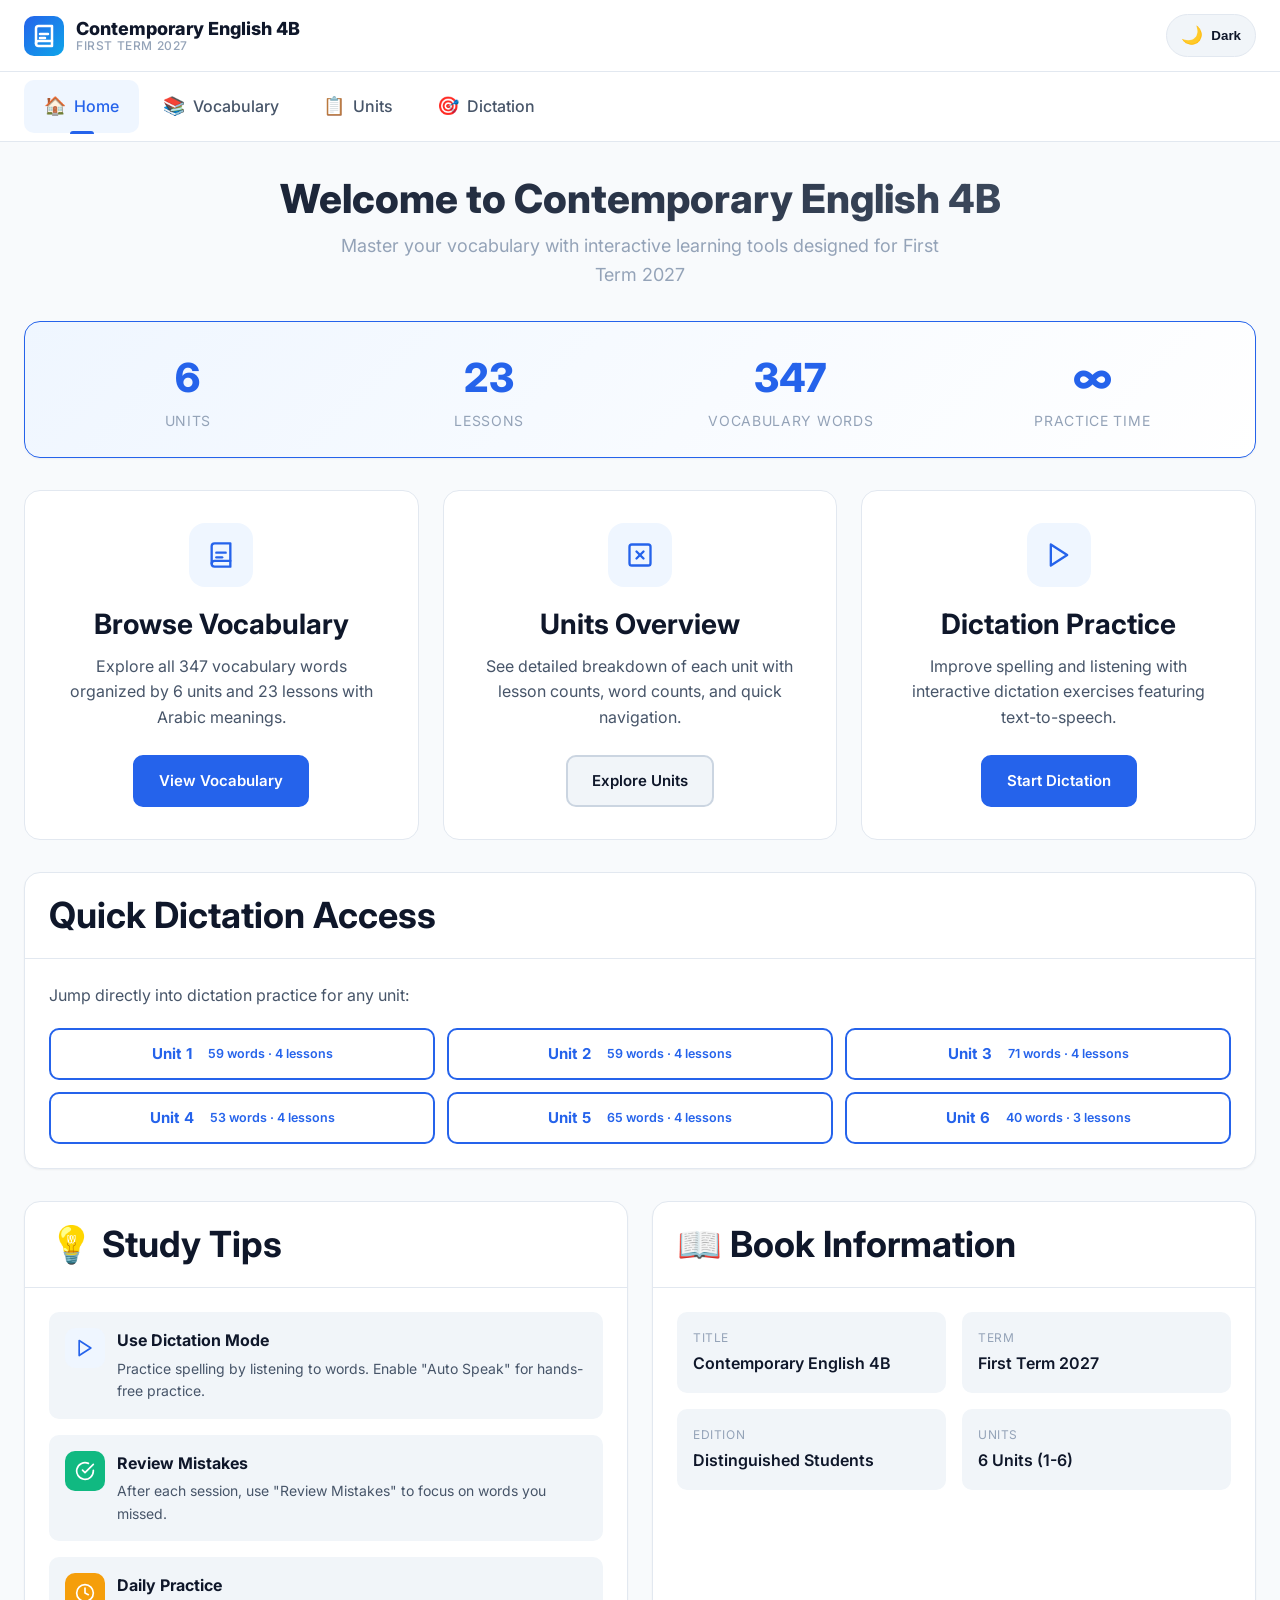
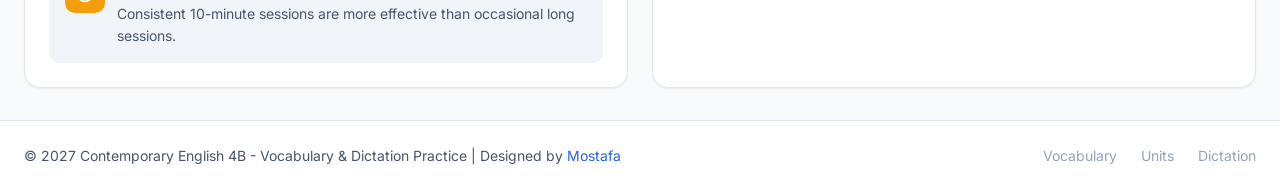
<file: index.html>
<!DOCTYPE html>
<html lang="en" dir="ltr">
<head>
    <meta charset="UTF-8">
    <meta name="viewport" content="width=device-width, initial-scale=1.0">
    <meta name="description" content="Contemporary English 4B - Vocabulary and Dictation Practice for First Term 2027">
    <title>Contemporary English 4B - Vocabulary & Dictation</title>
    <link rel="icon" href="favicon.svg">
    <link rel="preconnect" href="https://fonts.googleapis.com">
    <link rel="preconnect" href="https://fonts.gstatic.com" crossorigin>
    <link href="https://fonts.googleapis.com/css2?family=Inter:wght@400;500;600;700;800&family=JetBrains+Mono:wght@400;500&display=swap" rel="stylesheet">
    <link rel="stylesheet" href="styles.css">
    <script>
        (function() {
            const savedTheme = localStorage.getItem('themePreference');
            const prefersDark = window.matchMedia('(prefers-color-scheme: dark)').matches;
            const theme = savedTheme || (prefersDark ? 'dark' : 'light');
            document.documentElement.setAttribute('data-theme', theme);
        })();
    </script>
</head>
<body>
    <header class="header">
        <div class="container header-inner">
            <a href="index.html" class="logo" aria-label="Contemporary English 4B - Home">
                <span class="logo-icon" aria-hidden="true">
                    <svg width="24" height="24" viewBox="0 0 24 24" fill="none" stroke="currentColor" stroke-width="2.5" stroke-linecap="round" stroke-linejoin="round">
                        <path d="M4 19.5A2.5 2.5 0 0 1 6.5 17H20"/>
                        <path d="M6.5 2H20v20H6.5A2.5 2.5 0 0 1 4 19.5v-15A2.5 2.5 0 0 1 6.5 2z"/>
                        <path d="M8 10h8"/>
                        <path d="M8 14h5"/>
                    </svg>
                </span>
                <div class="logo-text">
                    <span class="logo-main">Contemporary English 4B</span>
                    <span class="logo-sub">First Term 2027</span>
                </div>
            </a>
            <div class="header-actions">
                <button type="button" class="theme-toggle" id="theme-toggle" aria-label="Toggle theme" aria-pressed="false">
                    <span aria-hidden="true">🌙</span>
                    <span>Dark</span>
                </button>
            </div>
        </div>
    </header>

    <nav class="main-nav" role="navigation" aria-label="Main navigation">
        <div class="container">
            <ul class="nav-list" role="list">
                <li class="nav-item"><a href="index.html" class="nav-link active"><span class="nav-icon" aria-hidden="true">🏠</span>Home</a></li>
                <li class="nav-item"><a href="vocabulary.html" class="nav-link"><span class="nav-icon" aria-hidden="true">📚</span>Vocabulary</a></li>
                <li class="nav-item"><a href="units.html" class="nav-link"><span class="nav-icon" aria-hidden="true">📋</span>Units</a></li>
                <li class="nav-item"><a href="dictation.html" class="nav-link"><span class="nav-icon" aria-hidden="true">🎯</span>Dictation</a></li>
            </ul>
        </div>
    </nav>

    <main class="main-content" role="main">
        <div class="container">
            <header class="page-header">
                <h1 class="page-title">Welcome to Contemporary English 4B</h1>
                <p class="page-subtitle">Master your vocabulary with interactive learning tools designed for First Term 2027</p>
            </header>

            <!-- Hero Stats -->
            <section class="card hero-stats">
                <div class="card-body stats-grid">
                    <div class="stat-item">
                        <div class="stat-value" id="stat-units">6</div>
                        <div class="stat-label">Units</div>
                    </div>
                    <div class="stat-item">
                        <div class="stat-value" id="stat-lessons">23</div>
                        <div class="stat-label">Lessons</div>
                    </div>
                    <div class="stat-item">
                        <div class="stat-value" id="stat-words">347</div>
                        <div class="stat-label">Vocabulary Words</div>
                    </div>
                    <div class="stat-item">
                        <div class="stat-value" id="stat-hours">∞</div>
                        <div class="stat-label">Practice Time</div>
                    </div>
                </div>
            </section>

            <!-- Feature Cards -->
            <section class="features">
                <article class="feature-card">
                    <div class="feature-icon" aria-hidden="true">
                        <svg width="28" height="28" viewBox="0 0 24 24" fill="none" stroke="currentColor" stroke-width="2" stroke-linecap="round" stroke-linejoin="round">
                            <path d="M4 19.5A2.5 2.5 0 0 1 6.5 17H20"></path>
                            <path d="M6.5 2H20v20H6.5A2.5 2.5 0 0 1 4 19.5v-15A2.5 2.5 0 0 1 6.5 2z"></path>
                            <path d="M8 10h8"></path>
                            <path d="M8 14h5"></path>
                        </svg>
                    </div>
                    <h3>Browse Vocabulary</h3>
                    <p>Explore all 347 vocabulary words organized by 6 units and 23 lessons with Arabic meanings.</p>
                    <a href="vocabulary.html" class="btn btn-primary">View Vocabulary</a>
                </article>
                <article class="feature-card">
                    <div class="feature-icon" aria-hidden="true">
                        <svg width="28" height="28" viewBox="0 0 24 24" fill="none" stroke="currentColor" stroke-width="2" stroke-linecap="round" stroke-linejoin="round">
                            <rect x="3" y="3" width="18" height="18" rx="2" ry="2"></rect>
                            <line x1="9" y1="9" x2="15" y2="15"></line>
                            <line x1="15" y1="9" x2="9" y2="15"></line>
                        </svg>
                    </div>
                    <h3>Units Overview</h3>
                    <p>See detailed breakdown of each unit with lesson counts, word counts, and quick navigation.</p>
                    <a href="units.html" class="btn btn-secondary">Explore Units</a>
                </article>
                <article class="feature-card">
                    <div class="feature-icon" aria-hidden="true">
                        <svg width="28" height="28" viewBox="0 0 24 24" fill="none" stroke="currentColor" stroke-width="2" stroke-linecap="round" stroke-linejoin="round">
                            <polygon points="5 3 19 12 5 21 5 3"></polygon>
                        </svg>
                    </div>
                    <h3>Dictation Practice</h3>
                    <p>Improve spelling and listening with interactive dictation exercises featuring text-to-speech.</p>
                    <a href="dictation.html" class="btn btn-primary">Start Dictation</a>
                </article>
            </section>

            <!-- Quick Dictation Access -->
            <section class="card quick-dictation-section">
                <div class="card-header">
                    <h2>Quick Dictation Access</h2>
                </div>
                <div class="card-body">
                    <p class="section-description">Jump directly into dictation practice for any unit:</p>
                    <div class="grid grid-3 quick-dictation-grid" id="quick-dictation-units"></div>
                </div>
            </section>

            <!-- Recent Activity / Tips -->
            <section class="tips-info-section">
                <article class="card">
                    <div class="card-header">
                        <h2>💡 Study Tips</h2>
                    </div>
                    <div class="card-body">
                        <div class="tip-item">
                            <div class="tip-icon tip-icon-primary">
                                <svg width="20" height="20" viewBox="0 0 24 24" fill="none" stroke="currentColor" stroke-width="2" stroke-linecap="round" stroke-linejoin="round"><polygon points="5 3 19 12 5 21 5 3"></polygon></svg>
                            </div>
                            <div class="tip-content">
                                <strong>Use Dictation Mode</strong>
                                <p>Practice spelling by listening to words. Enable "Auto Speak" for hands-free practice.</p>
                            </div>
                        </div>
                        <div class="tip-item">
                            <div class="tip-icon tip-icon-success">
                                <svg width="20" height="20" viewBox="0 0 24 24" fill="none" stroke="currentColor" stroke-width="2" stroke-linecap="round" stroke-linejoin="round"><path d="M22 11.08V12a10 10 0 1 1-5.93-9.14"></path><polyline points="22 4 12 14.01 9 11.01"></polyline></svg>
                            </div>
                            <div class="tip-content">
                                <strong>Review Mistakes</strong>
                                <p>After each session, use "Review Mistakes" to focus on words you missed.</p>
                            </div>
                        </div>
                        <div class="tip-item">
                            <div class="tip-icon tip-icon-accent">
                                <svg width="20" height="20" viewBox="0 0 24 24" fill="none" stroke="currentColor" stroke-width="2" stroke-linecap="round" stroke-linejoin="round"><circle cx="12" cy="12" r="10"></circle><polyline points="12 6 12 12 16 14"></polyline></svg>
                            </div>
                            <div class="tip-content">
                                <strong>Daily Practice</strong>
                                <p>Consistent 10-minute sessions are more effective than occasional long sessions.</p>
                            </div>
                        </div>
                    </div>
                </article>
                <article class="card">
                    <div class="card-header">
                        <h2>📖 Book Information</h2>
                    </div>
                    <div class="card-body book-info-grid">
                        <div class="info-item">
                            <div class="info-label">Title</div>
                            <div class="info-value">Contemporary English 4B</div>
                        </div>
                        <div class="info-item">
                            <div class="info-label">Term</div>
                            <div class="info-value">First Term 2027</div>
                        </div>
                        <div class="info-item">
                            <div class="info-label">Edition</div>
                            <div class="info-value">Distinguished Students</div>
                        </div>
                        <div class="info-item">
                            <div class="info-label">Units</div>
                            <div class="info-value">6 Units (1-6)</div>
                        </div>
                    </div>
                </article>
            </section>
        </div>
    </main>

    <script>
        document.addEventListener('DOMContentLoaded', function() {
            const root = document.documentElement;
            const toggle = document.getElementById('theme-toggle');

            function updateThemeButton() {
                const isDark = root.getAttribute('data-theme') === 'dark';
                toggle.innerHTML = isDark
                    ? '<span aria-hidden="true">☀️</span><span>Light</span>'
                    : '<span aria-hidden="true">🌙</span><span>Dark</span>';
                toggle.setAttribute('aria-pressed', String(isDark));
            }

            updateThemeButton();
            toggle.addEventListener('click', function() {
                const nextTheme = root.getAttribute('data-theme') === 'dark' ? 'light' : 'dark';
                root.setAttribute('data-theme', nextTheme);
                localStorage.setItem('themePreference', nextTheme);
                updateThemeButton();
            });
        });
    </script>
    

    <footer class="footer">
        <div class="container footer-inner">
            <p>&copy; 2027 Contemporary English 4B - Vocabulary & Dictation Practice | Designed by <a href="https://mostafa-bot1.github.io/personal/">Mostafa</a></p>
             
            <div class="footer-links">
                <a href="vocabulary.html">Vocabulary</a>
                <a href="units.html">Units</a>
                <a href="dictation.html">Dictation</a>
            </div>
        </div>
    </footer>

    <script src="vocab-data.js"></script>
    <script>
        // Initialize stats and quick dictation on home page
        document.addEventListener('DOMContentLoaded', function() {
            // Update stats
            const summary = getAllUnitsSummary();
            const totalUnits = summary.length;
            const totalLessons = summary.reduce((sum, u) => sum + u.lessonCount, 0);
            const totalWords = summary.reduce((sum, u) => sum + u.totalWords, 0);
            
            document.getElementById('stat-units').textContent = totalUnits;
            document.getElementById('stat-lessons').textContent = totalLessons;
            document.getElementById('stat-words').textContent = totalWords;
            
            // Quick dictation buttons
            const container = document.getElementById('quick-dictation-units');
            summary.forEach(unit => {
                const btn = document.createElement('a');
                btn.href = `dictation.html?unit=${unit.number}`;
                btn.className = 'btn btn-outline';
                btn.innerHTML = `<strong>${unit.name.replace('Unit ', 'Unit ').split(':')[0]}</strong><br><small>${unit.totalWords} words · ${unit.lessonCount} lessons</small>`;
                container.appendChild(btn);
            });
        });
    </script>
</body>
</html>
</file>
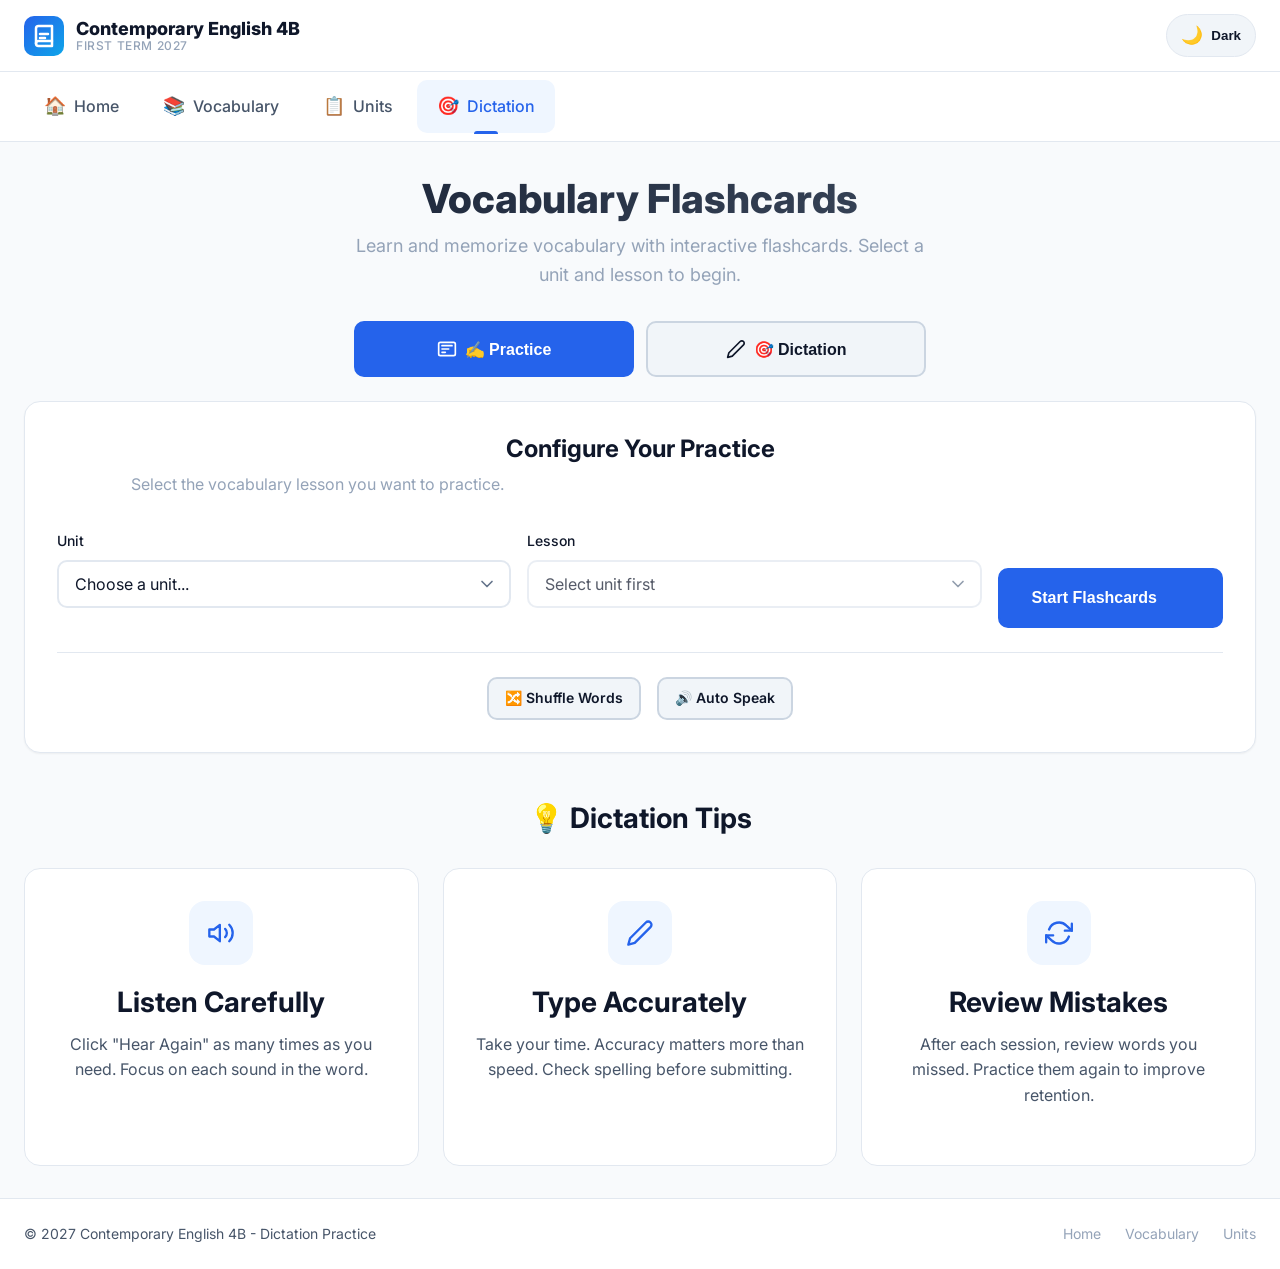
<file: dictation.html>
<!DOCTYPE html>
<html lang="en" dir="ltr">
<head>
    <meta charset="UTF-8">
    <meta name="viewport" content="width=device-width, initial-scale=1.0">
    <meta name="description" content="Interactive dictation practice for Contemporary English 4B vocabulary">
    <title>Dictation Practice - Contemporary English 4B</title>
    <link rel="icon" href="favicon.svg">
    <link rel="preconnect" href="https://fonts.googleapis.com">
    <link rel="preconnect" href="https://fonts.gstatic.com" crossorigin>
    <link href="https://fonts.googleapis.com/css2?family=Inter:wght@400;500;600;700;800&family=JetBrains+Mono:wght@400;500&display=swap" rel="stylesheet">
    <link rel="stylesheet" href="styles.css">
    <script>
        (function() {
            const savedTheme = localStorage.getItem('themePreference');
            const prefersDark = window.matchMedia('(prefers-color-scheme: dark)').matches;
            const theme = savedTheme || (prefersDark ? 'dark' : 'light');
            document.documentElement.setAttribute('data-theme', theme);
        })();
    </script>
</head>
<body>
    <header class="header">
        <div class="container header-inner">
            <a href="index.html" class="logo" aria-label="Contemporary English 4B - Home">
                <span class="logo-icon" aria-hidden="true">
                    <svg width="24" height="24" viewBox="0 0 24 24" fill="none" stroke="currentColor" stroke-width="2.5" stroke-linecap="round" stroke-linejoin="round">
                        <path d="M4 19.5A2.5 2.5 0 0 1 6.5 17H20"/>
                        <path d="M6.5 2H20v20H6.5A2.5 2.5 0 0 1 4 19.5v-15A2.5 2.5 0 0 1 6.5 2z"/>
                        <path d="M8 10h8"/>
                        <path d="M8 14h5"/>
                    </svg>
                </span>
                <div class="logo-text">
                    <span class="logo-main">Contemporary English 4B</span>
                    <span class="logo-sub">First Term 2027</span>
                </div>
            </a>
            <div class="header-actions">
                <button type="button" class="theme-toggle" id="theme-toggle" aria-label="Toggle theme" aria-pressed="false">
                    <span aria-hidden="true">🌙</span>
                    <span>Dark</span>
                </button>
            </div>
        </div>
    </header>

    <nav class="main-nav" role="navigation" aria-label="Main navigation">
        <div class="container">
            <ul class="nav-list" role="list">
                <li class="nav-item"><a href="index.html" class="nav-link"><span class="nav-icon" aria-hidden="true">🏠</span>Home</a></li>
                <li class="nav-item"><a href="vocabulary.html" class="nav-link"><span class="nav-icon" aria-hidden="true">📚</span>Vocabulary</a></li>
                <li class="nav-item"><a href="units.html" class="nav-link"><span class="nav-icon" aria-hidden="true">📋</span>Units</a></li>
                <li class="nav-item"><a href="dictation.html" class="nav-link active"><span class="nav-icon" aria-hidden="true">🎯</span>Dictation</a></li>
            </ul>
        </div>
    </nav>

    <main class="main-content" role="main">
        <div class="container">
            <header class="page-header">
                <h1 class="page-title">Vocabulary Flashcards</h1>
                <p class="page-subtitle">Learn and memorize vocabulary with interactive flashcards. Select a unit and lesson to begin.</p>
            </header>

            <!-- Mode Selection Buttons (Top) -->
            <div class="mode-selector-top">
                <button type="button" class="mode-btn btn btn-primary btn-lg" id="btn-vocab" data-mode="vocab">
                    <svg width="20" height="20" viewBox="0 0 24 24" fill="none" stroke="currentColor" stroke-width="2" stroke-linecap="round" stroke-linejoin="round" aria-hidden="true"><rect x="2" y="4" width="20" height="16" rx="2"></rect><line x1="6" y1="8" x2="18" y2="8"></line><line x1="6" y1="12" x2="14" y2="12"></line><line x1="6" y1="16" x2="10" y2="16"></line></svg>
                    <span>✍️ Practice</span>
                </button>
                <button type="button" class="mode-btn btn btn-secondary btn-lg" id="btn-practice" data-mode="practice">
                    <svg width="20" height="20" viewBox="0 0 24 24" fill="none" stroke="currentColor" stroke-width="2" stroke-linecap="round" stroke-linejoin="round" aria-hidden="true"><path d="M17 3a2.828 2.828 0 1 1 4 4L7.5 20.5 2 22l1.5-5.5L17 3z"></path></svg>
                    <span>🎯 Dictation</span>
                </button>
            </div>

            <!-- Setup Section -->
            <section class="dictation-setup card" id="setup-section" aria-labelledby="setup-title">
                <div class="setup-header">
                    <h2 id="setup-title" class="card-title">Configure Your Practice</h2>
                    <p class="card-subtitle">Select the vocabulary lesson you want to practice.</p>
                </div>
                
                <form class="setup-form" id="setup-form" onsubmit="startSession(event)">
                    <div class="form-group">
                        <label for="unit-select" class="form-label">Unit</label>
                        <select id="unit-select" class="form-select" required aria-required="true">
                            <option value="">Choose a unit...</option>
                        </select>
                    </div>
                    
                    <div class="form-group">
                        <label for="lesson-select" class="form-label">Lesson</label>
                        <select id="lesson-select" class="form-select" required aria-required="true" disabled>
                            <option value="">Select unit first</option>
                        </select>
                    </div>
                    
                    <button type="submit" class="btn btn-primary btn-lg" id="start-btn" style="width: 100%;">
                        <span class="btn-text">Start Flashcards</span>
                        <svg class="btn-icon" width="20" height="20" viewBox="0 0 24 24" fill="none" stroke="currentColor" stroke-width="2" stroke-linecap="round" stroke-linejoin="round" aria-hidden="true">
                            <polygon points="5 3 19 12 5 21 5 3"></polygon>
                        </svg>
                    </button>
                </form>

                <div class="setup-options">
                    <label class="btn btn-secondary btn-sm">
                        <input type="checkbox" id="shuffle-words" checked>
                        <span>🔀 Shuffle Words</span>
                    </label>
                    <label class="btn btn-secondary btn-sm">
                        <input type="checkbox" id="auto-speak">
                        <span>🔊 Auto Speak</span>
                    </label>
                </div>
            </section>

            <!-- Dictation Practice Section -->
            <section class="dictation-area card" id="dictation-section" aria-labelledby="dictation-title" hidden>
                <header class="dictation-header">
                    <div class="dictation-progress" role="progressbar" aria-valuenow="0" aria-valuemin="0" aria-valuemax="100" aria-label="Dictation progress">
                        <div class="progress-bar" aria-hidden="true">
                            <div class="progress-fill" id="progress-fill"></div>
                        </div>
                        <span class="progress-text" id="progress-text">0 / 0</span>
                    </div>
                    <div class="dictation-stats">
                        <div class="stat correct">
                            <span class="stat-value" id="correct-count">0</span>
                            <span class="stat-label">Correct</span>
                        </div>
                        <div class="stat">
                            <span class="stat-value" id="current-streak">0</span>
                            <span class="stat-label">Streak</span>
                        </div>
                        <div class="stat incorrect">
                            <span class="stat-value" id="incorrect-count">0</span>
                            <span class="stat-label">Missed</span>
                        </div>
                    </div>
                </header>

                <div class="dictation-content" id="dictation-content">
                    <div class="word-display" id="word-display" aria-live="polite" aria-atomic="true">
                        <span class="sr-only">Current word: </span>
                    </div>
                    
                    <div class="meaning-display" id="meaning-display" hidden aria-live="polite"></div>
                    
                    <div class="dictation-input-wrapper">
                        <input 
                            type="text" 
                            id="dictation-input" 
                            class="dictation-input" 
                            placeholder="Type the word you hear..."
                            autocomplete="off"
                            spellcheck="false"
                            aria-label="Type the word you hear"
                            disabled
                        >
                    </div>
                    
                    <div class="dictation-feedback" id="dictation-feedback" aria-live="assertive" aria-atomic="true"></div>
                    
                    <div class="dictation-controls">
                        <button type="button" class="btn btn-primary btn-lg" id="submit-btn" disabled>
                            <span>Submit</span>
                            <svg width="20" height="20" viewBox="0 0 24 24" fill="none" stroke="currentColor" stroke-width="2" stroke-linecap="round" stroke-linejoin="round" aria-hidden="true">
                                <polyline points="20 6 9 17 4 12"></polyline>
                            </svg>
                        </button>
                        <button type="button" class="btn btn-secondary btn-lg" id="speak-btn" aria-label="Hear the word again">
                            <svg width="20" height="20" viewBox="0 0 24 24" fill="none" stroke="currentColor" stroke-width="2" stroke-linecap="round" stroke-linejoin="round" aria-hidden="true">
                                <polygon points="11 5 6 9 2 9 2 15 6 15 11 19 11 5"></polygon>
                                <path d="M19.07 4.93a10 10 0 0 1 0 14.14M15.54 8.46a5 5 0 0 1 0 7.07"></path>
                            </svg>
                            <span>Hear Again</span>
                        </button>
                        <button type="button" class="btn btn-outline btn-lg" id="skip-btn" aria-label="Skip this word">
                            Skip
                        </button>
                    </div>
                </div>
            </section>

            <!-- Practice Mode Section (Arabic → English) -->
            <section class="practice-area card" id="practice-section" aria-labelledby="practice-title" hidden>
                <header class="dictation-header">
                    <div class="dictation-progress" role="progressbar" aria-valuenow="0" aria-valuemin="0" aria-valuemax="100" aria-label="Practice progress">
                        <div class="progress-bar" aria-hidden="true">
                            <div class="progress-fill" id="practice-progress-fill"></div>
                        </div>
                        <span class="progress-text" id="practice-progress-text">0 / 0</span>
                    </div>
                    <div class="dictation-stats">
                        <div class="stat correct">
                            <span class="stat-value" id="practice-correct-count">0</span>
                            <span class="stat-label">Correct</span>
                        </div>
                        <div class="stat">
                            <span class="stat-value" id="practice-current-streak">0</span>
                            <span class="stat-label">Streak</span>
                        </div>
                        <div class="stat incorrect">
                            <span class="stat-value" id="practice-incorrect-count">0</span>
                            <span class="stat-label">Missed</span>
                        </div>
                    </div>
                </header>

                <div class="practice-content" id="practice-content">
                    <div class="practice-card">
                        <div class="practice-arabic">
                            <label class="practice-label">Meaning (Arabic)</label>
                            <div id="practice-arabic-word" class="practice-arabic-word"></div>
                        </div>
                        <div class="practice-arrow" aria-hidden="true">→</div>
                        <div class="practice-input-wrapper">
                            <label class="practice-label">Type English Word</label>
                            <input 
                                type="text" 
                                id="practice-input" 
                                class="dictation-input" 
                                placeholder="Type the English word..."
                                autocomplete="off"
                                spellcheck="false"
                                aria-label="Type the English word"
                            >
                        </div>
                    </div>
                    
                    <div class="practice-feedback" id="practice-feedback" aria-live="assertive" aria-atomic="true"></div>
                    
                    <div class="practice-controls">
                        <button type="button" class="btn btn-primary btn-lg" id="practice-check-btn">
                            <span>Check Answer</span>
                            <svg width="20" height="20" viewBox="0 0 24 24" fill="none" stroke="currentColor" stroke-width="2" stroke-linecap="round" stroke-linejoin="round" aria-hidden="true">
                                <polyline points="20 6 9 17 4 12"></polyline>
                            </svg>
                        </button>
                        <button type="button" class="btn btn-secondary btn-lg" id="practice-speak-btn" aria-label="Hear the English word">
                            <svg width="20" height="20" viewBox="0 0 24 24" fill="none" stroke="currentColor" stroke-width="2" stroke-linecap="round" stroke-linejoin="round" aria-hidden="true">
                                <polygon points="11 5 6 9 2 9 2 15 6 15 11 19 11 5"></polygon>
                                <path d="M19.07 4.93a10 10 0 0 1 0 14.14M15.54 8.46a5 5 0 0 1 0 7.07"></path>
                            </svg>
                            <span>Hear Word</span>
                        </button>
                        <button type="button" class="btn btn-outline btn-lg" id="practice-next-btn" aria-label="Next word" disabled>
                            <span>Next</span>
                            <svg width="20" height="20" viewBox="0 0 24 24" fill="none" stroke="currentColor" stroke-width="2" stroke-linecap="round" stroke-linejoin="round" aria-hidden="true">
                                <polyline points="9 18 15 12 9 6"></polyline>
                            </svg>
                        </button>
                        <button type="button" class="btn btn-ghost btn-lg" id="practice-prev-btn" aria-label="Previous word" disabled>
                            <svg width="20" height="20" viewBox="0 0 24 24" fill="none" stroke="currentColor" stroke-width="2" stroke-linecap="round" stroke-linejoin="round" aria-hidden="true">
                                <polyline points="15 18 9 12 15 6"></polyline>
                            </svg>
                            <span>Previous</span>
                        </button>
                    </div>
                </div>
            </section>

            <!-- Vocabulary Flashcard Section -->
            <section class="vocab-area card" id="vocab-section" aria-labelledby="vocab-title" hidden>
                <header class="dictation-header">
                    <div class="dictation-progress" role="progressbar" aria-valuenow="0" aria-valuemin="0" aria-valuemax="100" aria-label="Vocabulary progress">
                        <div class="progress-bar" aria-hidden="true">
                            <div class="progress-fill" id="vocab-progress-fill"></div>
                        </div>
                        <span class="progress-text" id="vocab-progress-text">0 / 0</span>
                    </div>
                    <div class="dictation-stats">
                        <div class="stat">
                            <span class="stat-value" id="vocab-current">0</span>
                            <span class="stat-label">Current</span>
                        </div>
                        <div class="stat correct">
                            <span class="stat-value" id="vocab-known">0</span>
                            <span class="stat-label">Known</span>
                        </div>
                        <div class="stat incorrect">
                            <span class="stat-value" id="vocab-unknown">0</span>
                            <span class="stat-label">To Learn</span>
                        </div>
                    </div>
                </header>

                <div class="vocab-content" id="vocab-content">
                    <!-- Flashcard -->
                    <div class="flashcard-container">
                        <div class="flashcard" id="vocab-flashcard" tabindex="0" role="button" aria-label="Flashcard. Press Enter or click to flip.">
                            <!-- Front Side (English) -->
                            <div class="flashcard-face flashcard-front">
                                <div class="flashcard-label">English</div>
                                <div id="vocab-front-word" class="flashcard-word"></div>
                                <div class="flashcard-hint">Click or press Space to flip</div>
                            </div>
                            <!-- Back Side (Arabic) -->
                            <div class="flashcard-face flashcard-back">
                                <div class="flashcard-label">Arabic</div>
                                <div id="vocab-back-word" class="flashcard-word"></div>
                                <div class="flashcard-hint">Click or press Space to flip back</div>
                            </div>
                        </div>
                    </div>

                    <!-- Flip Indicator -->
                    <div id="vocab-flip-hint" class="flip-hint">Click card to flip ↔</div>

                    <!-- Action Buttons -->
                    <div class="vocab-controls" id="vocab-controls">
                        <button type="button" class="btn btn-outline btn-lg" id="vocab-prev-btn" aria-label="Previous card" disabled>
                            <svg width="20" height="20" viewBox="0 0 24 24" fill="none" stroke="currentColor" stroke-width="2" stroke-linecap="round" stroke-linejoin="round" aria-hidden="true">
                                <polyline points="15 18 9 12 15 6"></polyline>
                            </svg>
                            <span>Previous</span>
                        </button>
                        <button type="button" class="btn btn-secondary btn-lg" id="vocab-speak-btn" aria-label="Hear pronunciation">
                            <svg width="20" height="20" viewBox="0 0 24 24" fill="none" stroke="currentColor" stroke-width="2" stroke-linecap="round" stroke-linejoin="round" aria-hidden="true">
                                <polygon points="11 5 6 9 2 9 2 15 6 15 11 19 11 5"></polygon>
                                <path d="M19.07 4.93a10 10 0 0 1 0 14.14M15.54 8.46a5 5 0 0 1 0 7.07"></path>
                            </svg>
                            <span>Hear</span>
                        </button>
                        <button type="button" class="btn btn-outline btn-lg" id="vocab-next-btn" aria-label="Next card" disabled>
                            <span>Next</span>
                            <svg width="20" height="20" viewBox="0 0 24 24" fill="none" stroke="currentColor" stroke-width="2" stroke-linecap="round" stroke-linejoin="round" aria-hidden="true">
                                <polyline points="9 18 15 12 9 6"></polyline>
                            </svg>
                        </button>
                    </div>

                    <!-- Known/Unknown Buttons (shown after flip) -->
                    <div class="vocab-rate-controls" id="vocab-rate-controls">
                        <button type="button" class="btn btn-error btn-lg" id="vocab-unknown-btn" aria-label="Mark as unknown">
                            <svg width="20" height="20" viewBox="0 0 24 24" fill="none" stroke="currentColor" stroke-width="2" stroke-linecap="round" stroke-linejoin="round" aria-hidden="true">
                                <circle cx="12" cy="12" r="10"></circle>
                                <line x1="15" y1="9" x2="9" y2="15"></line>
                                <line x1="9" y1="9" x2="15" y2="15"></line>
                            </svg>
                            <span>Don't Know</span>
                        </button>
                        <button type="button" class="btn btn-success btn-lg" id="vocab-known-btn" aria-label="Mark as known">
                            <svg width="20" height="20" viewBox="0 0 24 24" fill="none" stroke="currentColor" stroke-width="2" stroke-linecap="round" stroke-linejoin="round" aria-hidden="true">
                                <polyline points="20 6 9 17 4 12"></polyline>
                            </svg>
                            <span>Know It</span>
                        </button>
                    </div>

                    <!-- Session Complete -->
                    <div class="vocab-complete" id="vocab-complete">
                        <div class="vocab-complete-icon">
                            <svg width="40" height="40" viewBox="0 0 24 24" fill="none" stroke="currentColor" stroke-width="2" stroke-linecap="round" stroke-linejoin="round"><polyline points="20 6 9 17 4 12"></polyline></svg>
                        </div>
                        <h3>Session Complete!</h3>
                        <p class="vocab-complete-message" id="vocab-complete-message"></p>
                        <div class="vocab-complete-stats">
                            <div class="vocab-stat-known"><strong id="vocab-final-known">0</strong> Known</div>
                            <div class="vocab-stat-unknown"><strong id="vocab-final-unknown">0</strong> To Review</div>
                        </div>
                        <div class="vocab-controls">
                            <button type="button" class="btn btn-primary btn-lg" id="vocab-review-unknown-btn">
                                <svg width="20" height="20" viewBox="0 0 24 24" fill="none" stroke="currentColor" stroke-width="2" stroke-linecap="round" stroke-linejoin="round" aria-hidden="true"><path d="M23 4v6h-6"></path><path d="M1 20v-6h6"></path><path d="M3.51 9a9 9 0 0 1 14.85-3.36L23 10M1 14l4.64 4.36A9 9 0 0 0 20.49 15"></path></svg>
                                Review Unknown
                            </button>
                            <button type="button" class="btn btn-secondary btn-lg" id="vocab-new-session-btn">
                                <svg width="20" height="20" viewBox="0 0 24 24" fill="none" stroke="currentColor" stroke-width="2" stroke-linecap="round" stroke-linejoin="round" aria-hidden="true"><circle cx="12" cy="12" r="10"></circle><line x1="12" y1="8" x2="12" y2="16"></line><line x1="8" y1="12" x2="16" y2="12"></line></svg>
                                New Session
                            </button>
                        </div>
                    </div>
                </div>
            </section>

            <!-- Results Section -->
            <section class="dictation-result card" id="result-section" aria-labelledby="result-title" hidden>
                <div class="dictation-result-content">
                    <div class="result-icon" id="result-icon" aria-hidden="true">
                        <svg width="40" height="40" viewBox="0 0 24 24" fill="none" stroke="currentColor" stroke-width="2" stroke-linecap="round" stroke-linejoin="round">
                            <polyline points="20 6 9 17 4 12"></polyline>
                        </svg>
                    </div>
                    <h2 class="result-title" id="result-title">Practice Complete!</h2>
                    <div class="result-score" id="result-score">0 / 0</div>
                    <p class="result-message" id="result-message"></p>
                    <div class="result-details" id="result-details"></div>
                    <div class="dictation-controls">
                        <button type="button" class="btn btn-primary btn-lg" id="retry-btn">
                            <svg width="20" height="20" viewBox="0 0 24 24" fill="none" stroke="currentColor" stroke-width="2" stroke-linecap="round" stroke-linejoin="round" aria-hidden="true">
                                <path d="M23 4v6h-6"></path>
                                <path d="M1 20v-6h6"></path>
                                <path d="M3.51 9a9 9 0 0 1 14.85-3.36L23 10M1 14l4.64 4.36A9 9 0 0 0 20.49 15"></path>
                            </svg>
                            Try Again
                        </button>
                        <button type="button" class="btn btn-secondary btn-lg" id="new-session-btn">
                            <svg width="20" height="20" viewBox="0 0 24 24" fill="none" stroke="currentColor" stroke-width="2" stroke-linecap="round" stroke-linejoin="round" aria-hidden="true">
                                <circle cx="12" cy="12" r="10"></circle>
                                <line x1="12" y1="8" x2="12" y2="16"></line>
                                <line x1="8" y1="12" x2="16" y2="12"></line>
                            </svg>
                            New Session
                        </button>
                        <button type="button" class="btn btn-outline btn-lg" id="review-btn">
                            <svg width="20" height="20" viewBox="0 0 24 24" fill="none" stroke="currentColor" stroke-width="2" stroke-linecap="round" stroke-linejoin="round" aria-hidden="true">
                                <path d="M2 3h6a4 4 0 0 1 4 4v14a3 3 0 0 0-3-3H2z"></path>
                                <path d="M22 3h-6a4 4 0 0 0-4 4v14a3 3 0 0 1 3-3h7z"></path>
                            </svg>
                            Review Mistakes
                        </button>
                    </div>
                </div>
            </section>

            <!-- Tips Section -->
            <section class="tips-section">
                <h3 class="tips-section-title">💡 Dictation Tips</h3>
                <div class="features">
                    <article class="feature-card">
                        <div class="feature-icon" aria-hidden="true">
                            <svg width="28" height="28" viewBox="0 0 24 24" fill="none" stroke="currentColor" stroke-width="2" stroke-linecap="round" stroke-linejoin="round">
                                <polygon points="11 5 6 9 2 9 2 15 6 15 11 19 11 5"></polygon>
                                <path d="M19.07 4.93a10 10 0 0 1 0 14.14M15.54 8.46a5 5 0 0 1 0 7.07"></path>
                            </svg>
                        </div>
                        <h3>Listen Carefully</h3>
                        <p>Click "Hear Again" as many times as you need. Focus on each sound in the word.</p>
                    </article>
                    <article class="feature-card">
                        <div class="feature-icon" aria-hidden="true">
                            <svg width="28" height="28" viewBox="0 0 24 24" fill="none" stroke="currentColor" stroke-width="2" stroke-linecap="round" stroke-linejoin="round">
                                <path d="M17 3a2.828 2.828 0 1 1 4 4L7.5 20.5 2 22l1.5-5.5L17 3z"></path>
                            </svg>
                        </div>
                        <h3>Type Accurately</h3>
                        <p>Take your time. Accuracy matters more than speed. Check spelling before submitting.</p>
                    </article>
                    <article class="feature-card">
                        <div class="feature-icon" aria-hidden="true">
                            <svg width="28" height="28" viewBox="0 0 24 24" fill="none" stroke="currentColor" stroke-width="2" stroke-linecap="round" stroke-linejoin="round">
                                <path d="M23 4v6h-6"></path>
                                <path d="M1 20v-6h6"></path>
                                <path d="M3.51 9a9 9 0 0 1 14.85-3.36L23 10M1 14l4.64 4.36A9 9 0 0 0 20.49 15"></path>
                            </svg>
                        </div>
                        <h3>Review Mistakes</h3>
                        <p>After each session, review words you missed. Practice them again to improve retention.</p>
                    </article>
                </div>
            </section>
        </div>
    </main>

    <script>
        document.addEventListener('DOMContentLoaded', function() {
            const root = document.documentElement;
            const toggle = document.getElementById('theme-toggle');

            function updateThemeButton() {
                const isDark = root.getAttribute('data-theme') === 'dark';
                toggle.innerHTML = isDark
                    ? '<span aria-hidden="true">☀️</span><span>Light</span>'
                    : '<span aria-hidden="true">🌙</span><span>Dark</span>';
                toggle.setAttribute('aria-pressed', String(isDark));
            }

            updateThemeButton();
            toggle.addEventListener('click', function() {
                const nextTheme = root.getAttribute('data-theme') === 'dark' ? 'light' : 'dark';
                root.setAttribute('data-theme', nextTheme);
                localStorage.setItem('themePreference', nextTheme);
                updateThemeButton();
            });
        });
    </script>

    <footer class="footer">
        <div class="container footer-inner">
            <p>&copy; 2027 Contemporary English 4B - Dictation Practice</p>
            <div class="footer-links">
                <a href="index.html">Home</a>
                <a href="vocabulary.html">Vocabulary</a>
                <a href="units.html">Units</a>
            </div>
        </div>
    </footer>

    <script src="vocab-data.js"></script>
    <script src="dictation.js"></script>
</body>
</html>
</file>
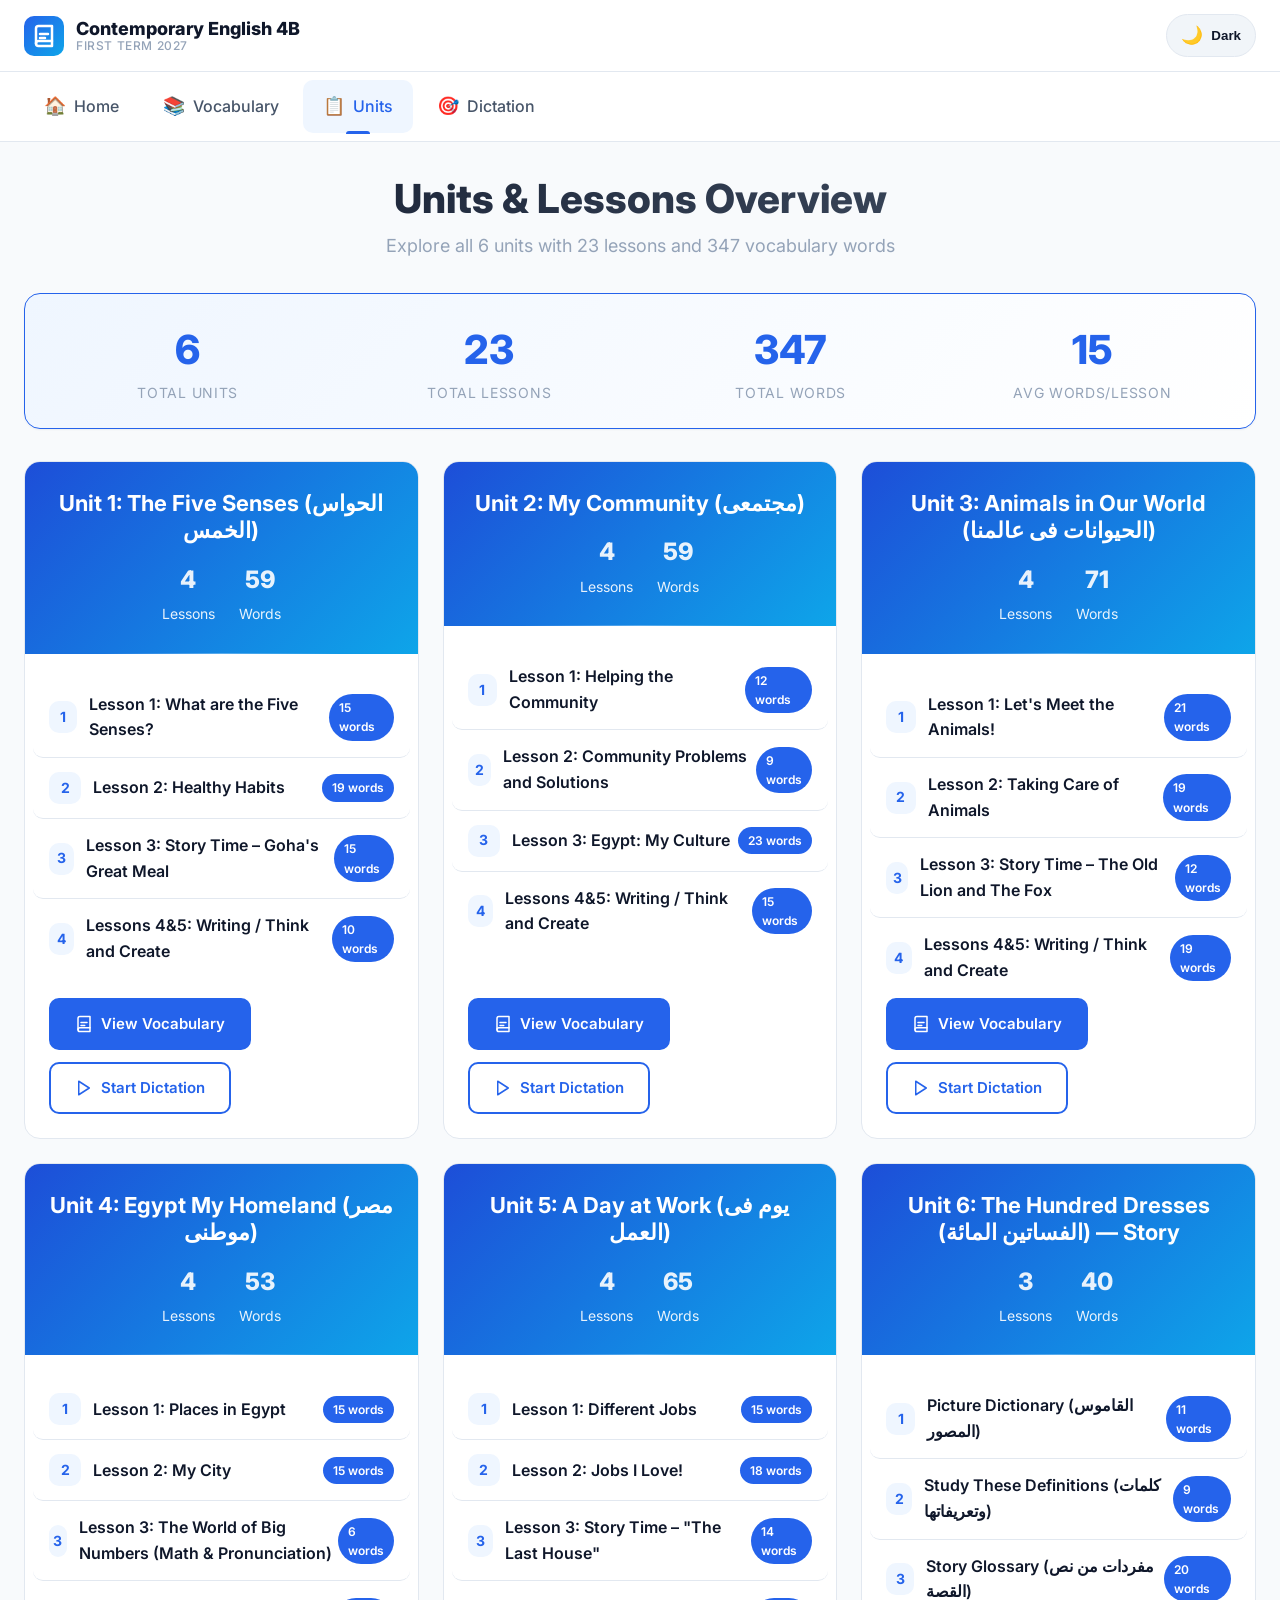
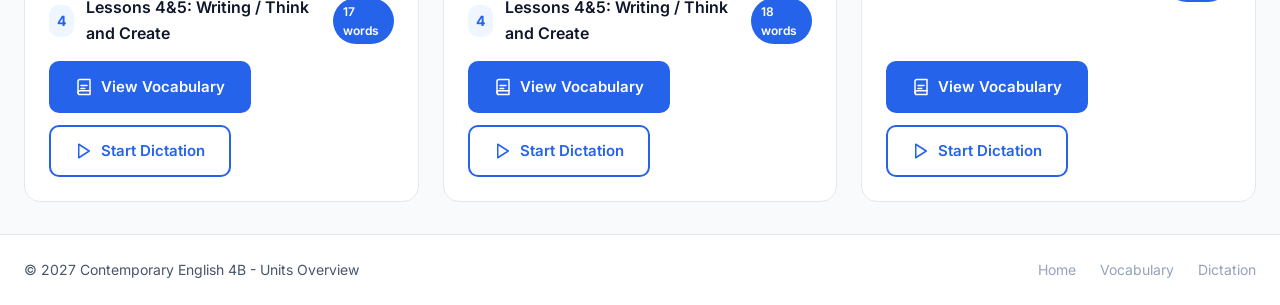
<file: units.html>
<!DOCTYPE html>
<html lang="en" dir="ltr">
<head>
    <meta charset="UTF-8">
    <meta name="viewport" content="width=device-width, initial-scale=1.0">
    <meta name="description" content="Units overview for Contemporary English 4B - First Term 2027">
    <title>Units Overview - Contemporary English 4B</title>
    <link rel="icon" href="favicon.svg">
    <link rel="preconnect" href="https://fonts.googleapis.com">
    <link rel="preconnect" href="https://fonts.gstatic.com" crossorigin>
    <link href="https://fonts.googleapis.com/css2?family=Inter:wght@400;500;600;700;800&family=JetBrains+Mono:wght@400;500&display=swap" rel="stylesheet">
    <link rel="stylesheet" href="styles.css">
    <script>
        (function() {
            const savedTheme = localStorage.getItem('themePreference');
            const prefersDark = window.matchMedia('(prefers-color-scheme: dark)').matches;
            const theme = savedTheme || (prefersDark ? 'dark' : 'light');
            document.documentElement.setAttribute('data-theme', theme);
        })();
    </script>
</head>
<body>
    <header class="header">
        <div class="container header-inner">
            <a href="index.html" class="logo" aria-label="Contemporary English 4B - Home">
                <span class="logo-icon" aria-hidden="true">
                    <svg width="24" height="24" viewBox="0 0 24 24" fill="none" stroke="currentColor" stroke-width="2.5" stroke-linecap="round" stroke-linejoin="round">
                        <path d="M4 19.5A2.5 2.5 0 0 1 6.5 17H20"/>
                        <path d="M6.5 2H20v20H6.5A2.5 2.5 0 0 1 4 19.5v-15A2.5 2.5 0 0 1 6.5 2z"/>
                        <path d="M8 10h8"/>
                        <path d="M8 14h5"/>
                    </svg>
                </span>
                <div class="logo-text">
                    <span class="logo-main">Contemporary English 4B</span>
                    <span class="logo-sub">First Term 2027</span>
                </div>
            </a>
            <div class="header-actions">
                <button type="button" class="theme-toggle" id="theme-toggle" aria-label="Toggle theme" aria-pressed="false">
                    <span aria-hidden="true">🌙</span>
                    <span>Dark</span>
                </button>
            </div>
        </div>
    </header>

    <nav class="main-nav" role="navigation" aria-label="Main navigation">
        <div class="container">
            <ul class="nav-list" role="list">
                <li class="nav-item"><a href="index.html" class="nav-link"><span class="nav-icon" aria-hidden="true">🏠</span>Home</a></li>
                <li class="nav-item"><a href="vocabulary.html" class="nav-link"><span class="nav-icon" aria-hidden="true">📚</span>Vocabulary</a></li>
                <li class="nav-item"><a href="units.html" class="nav-link active"><span class="nav-icon" aria-hidden="true">📋</span>Units</a></li>
                <li class="nav-item"><a href="dictation.html" class="nav-link"><span class="nav-icon" aria-hidden="true">🎯</span>Dictation</a></li>
            </ul>
        </div>
    </nav>

    <main class="main-content" role="main">
        <div class="container">
            <header class="page-header">
                <h1 class="page-title">Units & Lessons Overview</h1>
                <p class="page-subtitle">Explore all 6 units with 23 lessons and 347 vocabulary words</p>
            </header>

            <!-- Summary Stats -->
            <section class="card" style="margin-bottom: 32px; background: linear-gradient(135deg, var(--primary-bg), var(--bg-secondary)); border-color: var(--primary);">
                <div class="card-body" style="display: grid; grid-template-columns: repeat(auto-fit, minmax(180px, 1fr)); gap: 24px; text-align: center;">
                    <div>
                        <div style="font-size: 2.5rem; font-weight: 800; color: var(--primary);" id="total-units">6</div>
                        <div style="color: var(--text-muted); font-size: 0.875rem; text-transform: uppercase; letter-spacing: 0.05em;">Total Units</div>
                    </div>
                    <div>
                        <div style="font-size: 2.5rem; font-weight: 800; color: var(--primary);" id="total-lessons">23</div>
                        <div style="color: var(--text-muted); font-size: 0.875rem; text-transform: uppercase; letter-spacing: 0.05em;">Total Lessons</div>
                    </div>
                    <div>
                        <div style="font-size: 2.5rem; font-weight: 800; color: var(--primary);" id="total-words">347</div>
                        <div style="color: var(--text-muted); font-size: 0.875rem; text-transform: uppercase; letter-spacing: 0.05em;">Total Words</div>
                    </div>
                    <div>
                        <div style="font-size: 2.5rem; font-weight: 800; color: var(--primary);" id="avg-words">15</div>
                        <div style="color: var(--text-muted); font-size: 0.875rem; text-transform: uppercase; letter-spacing: 0.05em;">Avg Words/Lesson</div>
                    </div>
                </div>
            </section>

            <!-- Units Grid -->
            <section id="units-content" aria-live="polite">
                <div class="loading">
                    <div class="loading-spinner" aria-hidden="true"></div>
                    <p>Loading units...</p>
                </div>
            </section>
        </div>
    </main>

    <script>
        document.addEventListener('DOMContentLoaded', function() {
            const root = document.documentElement;
            const toggle = document.getElementById('theme-toggle');

            function updateThemeButton() {
                const isDark = root.getAttribute('data-theme') === 'dark';
                toggle.innerHTML = isDark
                    ? '<span aria-hidden="true">☀️</span><span>Light</span>'
                    : '<span aria-hidden="true">🌙</span><span>Dark</span>';
                toggle.setAttribute('aria-pressed', String(isDark));
            }

            updateThemeButton();
            toggle.addEventListener('click', function() {
                const nextTheme = root.getAttribute('data-theme') === 'dark' ? 'light' : 'dark';
                root.setAttribute('data-theme', nextTheme);
                localStorage.setItem('themePreference', nextTheme);
                updateThemeButton();
            });
        });
    </script>

    <footer class="footer">
        <div class="container footer-inner">
            <p>&copy; 2027 Contemporary English 4B - Units Overview</p>
            <div class="footer-links">
                <a href="index.html">Home</a>
                <a href="vocabulary.html">Vocabulary</a>
                <a href="dictation.html">Dictation</a>
            </div>
        </div>
    </footer>

    <script src="vocab-data.js"></script>
    <script>
        // Units Page Logic
        (function() {
            'use strict';
            
            const unitsContent = document.getElementById('units-content');
            
            function renderUnits() {
                const units = getAllUnitsSummary();
                
                if (units.length === 0) {
                    unitsContent.innerHTML = `
                        <div class="empty-state">
                            <div class="empty-icon">📋</div>
                            <h3>No units data available</h3>
                        </div>
                    `;
                    return;
                }
                
                // Update summary stats
                document.getElementById('total-units').textContent = units.length;
                document.getElementById('total-lessons').textContent = units.reduce((sum, u) => sum + u.lessonCount, 0);
                document.getElementById('total-words').textContent = units.reduce((sum, u) => sum + u.totalWords, 0);
                document.getElementById('avg-words').textContent = Math.round(
                    units.reduce((sum, u) => sum + u.totalWords, 0) / 
                    units.reduce((sum, u) => sum + u.lessonCount, 0)
                );
                
                let html = '<div class="units-grid">';
                
                units.forEach(unit => {
                    html += `
                        <article class="unit-card">
                            <header class="unit-card-header">
                                <h3>${escapeHtml(unit.name)}</h3>
                                <div class="unit-card-stats">
                                    <div class="unit-card-stat">
                                        <span class="unit-card-stat-value">${unit.lessonCount}</span>
                                        <span>Lessons</span>
                                    </div>
                                    <div class="unit-card-stat">
                                        <span class="unit-card-stat-value">${unit.totalWords}</span>
                                        <span>Words</span>
                                    </div>
                                </div>
                            </header>
                            <div class="unit-card-body">
                                <ul class="lesson-list" role="list">
                    `;
                    
                    unit.lessons.forEach(lesson => {
                        html += `
                            <li class="lesson-item">
                                <div class="lesson-info">
                                    <span class="lesson-number">${lesson.number}</span>
                                    <span class="lesson-name">${escapeHtml(lesson.name)}</span>
                                </div>
                                <span class="lesson-word-count">${lesson.wordCount} words</span>
                            </li>
                        `;
                    });
                    
                    html += `
                                </ul>
                                <div class="unit-actions" style="margin-top: 24px; display: flex; gap: 12px; flex-wrap: wrap;">
                                    <a href="vocabulary.html?unit=${unit.number}" class="btn btn-primary">
                                        <svg width="18" height="18" viewBox="0 0 24 24" fill="none" stroke="currentColor" stroke-width="2" stroke-linecap="round" stroke-linejoin="round" aria-hidden="true"><path d="M4 19.5A2.5 2.5 0 0 1 6.5 17H20"></path><path d="M6.5 2H20v20H6.5A2.5 2.5 0 0 1 4 19.5v-15A2.5 2.5 0 0 1 6.5 2z"></path><path d="M8 10h8"></path><path d="M8 14h5"></path></svg>
                                        View Vocabulary
                                    </a>
                                    <a href="dictation.html?unit=${unit.number}" class="btn btn-outline">
                                        <svg width="18" height="18" viewBox="0 0 24 24" fill="none" stroke="currentColor" stroke-width="2" stroke-linecap="round" stroke-linejoin="round" aria-hidden="true"><polygon points="5 3 19 12 5 21 5 3"></polygon></svg>
                                        Start Dictation
                                    </a>
                                </div>
                            </div>
                        </article>
                    `;
                });
                
                html += '</div>';
                unitsContent.innerHTML = html;
            }
            
            function escapeHtml(text) {
                const div = document.createElement('div');
                div.textContent = text;
                return div.innerHTML;
            }
            
            renderUnits();
        })();
    </script>
</body>
</html>
</file>
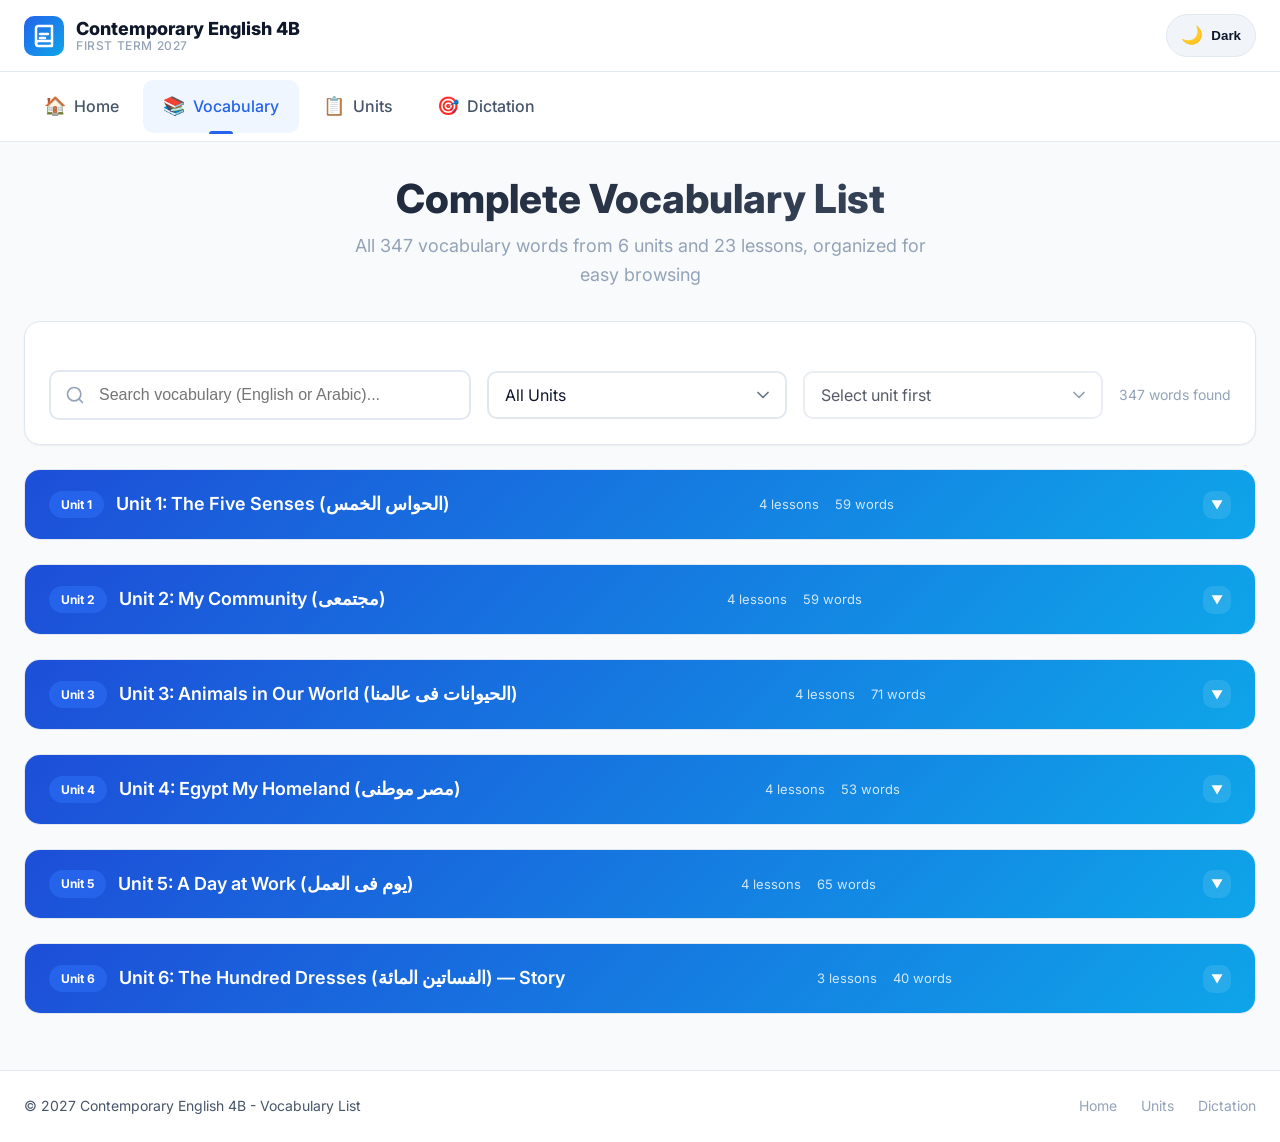
<file: vocabulary.html>
<!DOCTYPE html>
<html lang="en" dir="ltr">
<head>
    <meta charset="UTF-8">
    <meta name="viewport" content="width=device-width, initial-scale=1.0">
    <meta name="description" content="Complete vocabulary list for Contemporary English 4B - First Term 2027">
    <title>Vocabulary List - Contemporary English 4B</title>
    <link rel="icon" href="favicon.svg">
    <link rel="preconnect" href="https://fonts.googleapis.com">
    <link rel="preconnect" href="https://fonts.gstatic.com" crossorigin>
    <link href="https://fonts.googleapis.com/css2?family=Inter:wght@400;500;600;700;800&family=JetBrains+Mono:wght@400;500&display=swap" rel="stylesheet">
    <link rel="stylesheet" href="styles.css">
    <script>
        (function() {
            const savedTheme = localStorage.getItem('themePreference');
            const prefersDark = window.matchMedia('(prefers-color-scheme: dark)').matches;
            const theme = savedTheme || (prefersDark ? 'dark' : 'light');
            document.documentElement.setAttribute('data-theme', theme);
        })();
    </script>
</head>
<body>
    <header class="header">
        <div class="container header-inner">
            <a href="index.html" class="logo" aria-label="Contemporary English 4B - Home">
                <span class="logo-icon" aria-hidden="true">
                    <svg width="24" height="24" viewBox="0 0 24 24" fill="none" stroke="currentColor" stroke-width="2.5" stroke-linecap="round" stroke-linejoin="round">
                        <path d="M4 19.5A2.5 2.5 0 0 1 6.5 17H20"/>
                        <path d="M6.5 2H20v20H6.5A2.5 2.5 0 0 1 4 19.5v-15A2.5 2.5 0 0 1 6.5 2z"/>
                        <path d="M8 10h8"/>
                        <path d="M8 14h5"/>
                    </svg>
                </span>
                <div class="logo-text">
                    <span class="logo-main">Contemporary English 4B</span>
                    <span class="logo-sub">First Term 2027</span>
                </div>
            </a>
            <div class="header-actions">
                <button type="button" class="theme-toggle" id="theme-toggle" aria-label="Toggle theme" aria-pressed="false">
                    <span aria-hidden="true">🌙</span>
                    <span>Dark</span>
                </button>
            </div>
        </div>
    </header>

    <nav class="main-nav" role="navigation" aria-label="Main navigation">
        <div class="container">
            <ul class="nav-list" role="list">
                <li class="nav-item"><a href="index.html" class="nav-link"><span class="nav-icon" aria-hidden="true">🏠</span>Home</a></li>
                <li class="nav-item"><a href="vocabulary.html" class="nav-link active"><span class="nav-icon" aria-hidden="true">📚</span>Vocabulary</a></li>
                <li class="nav-item"><a href="units.html" class="nav-link"><span class="nav-icon" aria-hidden="true">📋</span>Units</a></li>
                <li class="nav-item"><a href="dictation.html" class="nav-link"><span class="nav-icon" aria-hidden="true">🎯</span>Dictation</a></li>
            </ul>
        </div>
    </nav>

    <main class="main-content" role="main">
        <div class="container">
            <header class="page-header">
                <h1 class="page-title">Complete Vocabulary List</h1>
                <p class="page-subtitle">All 347 vocabulary words from 6 units and 23 lessons, organized for easy browsing</p>
            </header>

            <!-- Search & Filter -->
            <section class="card" style="margin-bottom: 24px;">
                <div class="card-body" style="padding: 24px;">
                    <div class="search-filter">
                        <div class="search-wrapper" style="flex: 1; min-width: 300px;">
                            <svg class="search-icon" width="20" height="20" viewBox="0 0 24 24" fill="none" stroke="currentColor" stroke-width="2" stroke-linecap="round" stroke-linejoin="round" aria-hidden="true"><circle cx="11" cy="11" r="8"></circle><line x1="21" y1="21" x2="16.65" y2="16.65"></line></svg>
                            <input type="text" id="vocab-search" class="search-input" placeholder="Search vocabulary (English or Arabic)..." aria-label="Search vocabulary">
                        </div>
                        <select id="unit-filter" class="form-select" style="min-width: 220px; max-width: 300px;" aria-label="Filter by unit">
                            <option value="">All Units</option>
                        </select>
                        <select id="lesson-filter" class="form-select" style="min-width: 220px; max-width: 300px;" aria-label="Filter by lesson" disabled>
                            <option value="">Select unit first</option>
                        </select>
                        <span id="result-count" style="color: var(--text-muted); font-size: 0.875rem; white-space: nowrap; align-self: center;"></span>
                    </div>
                </div>
            </section>

            <!-- Vocabulary Content -->
            <section id="vocabulary-content" aria-live="polite">
                <div class="loading">
                    <div class="loading-spinner" aria-hidden="true"></div>
                    <p>Loading vocabulary...</p>
                </div>
            </section>
        </div>
    </main>

    <script>
        document.addEventListener('DOMContentLoaded', function() {
            const root = document.documentElement;
            const toggle = document.getElementById('theme-toggle');

            function updateThemeButton() {
                const isDark = root.getAttribute('data-theme') === 'dark';
                toggle.innerHTML = isDark
                    ? '<span aria-hidden="true">☀️</span><span>Light</span>'
                    : '<span aria-hidden="true">🌙</span><span>Dark</span>';
                toggle.setAttribute('aria-pressed', String(isDark));
            }

            updateThemeButton();
            toggle.addEventListener('click', function() {
                const nextTheme = root.getAttribute('data-theme') === 'dark' ? 'light' : 'dark';
                root.setAttribute('data-theme', nextTheme);
                localStorage.setItem('themePreference', nextTheme);
                updateThemeButton();
            });
        });
    </script>

    <footer class="footer">
        <div class="container footer-inner">
            <p>&copy; 2027 Contemporary English 4B - Vocabulary List</p>
            <div class="footer-links">
                <a href="index.html">Home</a>
                <a href="units.html">Units</a>
                <a href="dictation.html">Dictation</a>
            </div>
        </div>
    </footer>

    <script src="vocab-data.js"></script>
    <script>
        // Vocabulary Page Logic
        (function() {
            'use strict';
            
            const vocabContent = document.getElementById('vocabulary-content');
            const searchInput = document.getElementById('vocab-search');
            const unitFilter = document.getElementById('unit-filter');
            const lessonFilter = document.getElementById('lesson-filter');
            const resultCount = document.getElementById('result-count');
            
            let allVocab = [];
            let currentFilter = { unit: '', lesson: '', search: '' };
            
            function init() {
                allVocab = getAllVocabulary();
                populateFilters();
                renderVocabulary();
                updateResultCount(allVocab.length);
            }
            
            function populateFilters() {
                const units = getAllUnitsSummary();
                unitFilter.innerHTML = '<option value="">All Units</option>';
                units.forEach(unit => {
                    const opt = document.createElement('option');
                    opt.value = unit.number;
                    opt.textContent = `${unit.name} (${unit.totalWords} words)`;
                    unitFilter.appendChild(opt);
                });
            }
            
            function updateLessonFilter(unitNum) {
                lessonFilter.innerHTML = '<option value="">All Lessons</option>';
                lessonFilter.disabled = !unitNum;
                
                if (!unitNum) return;
                
                const lessons = getUnitLessons(parseInt(unitNum));
                lessons.forEach(lesson => {
                    const opt = document.createElement('option');
                    opt.value = lesson.number;
                    opt.textContent = `Lesson ${lesson.number}: ${lesson.name} (${lesson.wordCount} words)`;
                    lessonFilter.appendChild(opt);
                });
            }
            
            function filterVocabulary() {
                const search = currentFilter.search.toLowerCase().trim();
                const unit = currentFilter.unit;
                const lesson = currentFilter.lesson;
                
                return allVocab.filter(item => {
                    if (unit && item.unit != unit) return false;
                    if (lesson && item.lesson != lesson) return false;
                    if (search) {
                        const wordMatch = item.word.toLowerCase().includes(search);
                        const meaningMatch = item.meaning.toLowerCase().includes(search);
                        if (!wordMatch && !meaningMatch) return false;
                    }
                    return true;
                });
            }
            
            function renderVocabulary(filteredData = null) {
                const data = filteredData || filterVocabulary();
                updateResultCount(data.length);
                
                if (data.length === 0) {
                    vocabContent.innerHTML = `
                        <div class="empty-state">
                            <div class="empty-icon">🔍</div>
                            <h3>No vocabulary found</h3>
                            <p>Try adjusting your search or filters</p>
                        </div>
                    `;
                    return;
                }
                
                // Group by unit then lesson
                const byUnit = {};
                data.forEach(item => {
                    if (!byUnit[item.unit]) {
                        byUnit[item.unit] = { name: item.unitName, lessons: {} };
                    }
                    if (!byUnit[item.unit].lessons[item.lesson]) {
                        byUnit[item.unit].lessons[item.lesson] = { name: item.lessonName, words: [] };
                    }
                    byUnit[item.unit].lessons[item.lesson].words.push({ word: item.word, meaning: item.meaning });
                });
                
                let html = '';
                const unitNumbers = Object.keys(byUnit).sort((a, b) => parseInt(a) - parseInt(b));
                
                unitNumbers.forEach(unitNum => {
                    const unit = byUnit[unitNum];
                    html += `
                        <article class="vocab-unit" data-unit="${unitNum}">
                            <header class="unit-header" onclick="toggleUnit(${unitNum})" role="button" tabindex="0" aria-expanded="false" aria-controls="unit-content-${unitNum}">
                                <div class="unit-title">
                                    <span class="unit-badge">Unit ${unitNum}</span>
                                    ${unit.name}
                                </div>
                                <div class="unit-stats">
                                    <span>${Object.keys(unit.lessons).length} lessons</span>
                                    <span>${data.filter(d => d.unit == unitNum).length} words</span>
                                </div>
                                <span class="unit-toggle" aria-hidden="true">▼</span>
                            </header>
                            <div class="unit-content" id="unit-content-${unitNum}" role="region" aria-label="Unit ${unitNum} vocabulary">
                    `;
                    
                    const lessonNumbers = Object.keys(unit.lessons).sort((a, b) => parseInt(a) - parseInt(b));
                    lessonNumbers.forEach(lessonNum => {
                        const lesson = unit.lessons[lessonNum];
                        html += `
                            <div class="lesson">
                                <header class="lesson-header">
                                    <span class="lesson-badge">Lesson ${lessonNum}</span>
                                    <h4 class="lesson-title">${lesson.name}</h4>
                                </header>
                                <div class="vocab-grid">
                        `;
                        
                        lesson.words.forEach(item => {
                            html += `
                                <div class="vocab-card" tabindex="0">
                                    <span class="vocab-word">${escapeHtml(item.word)}</span>
                                    ${item.meaning ? `<span class="vocab-meaning">${escapeHtml(item.meaning)}</span>` : ''}
                                </div>
                            `;
                        });
                        
                        html += `
                                </div>
                            </div>
                        `;
                    });
                    
                    html += `
                            </div>
                        </article>
                    `;
                });
                
                vocabContent.innerHTML = html;
                
                // Add keyboard support for unit headers
                document.querySelectorAll('.unit-header').forEach(header => {
                    header.addEventListener('keydown', e => {
                        if (e.key === 'Enter' || e.key === ' ') {
                            e.preventDefault();
                            header.click();
                        }
                    });
                });
            }
            
            function updateResultCount(count) {
                resultCount.textContent = `${count} word${count !== 1 ? 's' : ''} found`;
            }
            
            function escapeHtml(text) {
                const div = document.createElement('div');
                div.textContent = text;
                return div.innerHTML;
            }
            
            // Event listeners
            searchInput.addEventListener('input', debounce(() => {
                currentFilter.search = searchInput.value;
                renderVocabulary();
            }, 150));
            
            unitFilter.addEventListener('change', () => {
                currentFilter.unit = unitFilter.value;
                currentFilter.lesson = '';
                updateLessonFilter(unitFilter.value);
                lessonFilter.value = '';
                renderVocabulary();
            });
            
            lessonFilter.addEventListener('change', () => {
                currentFilter.lesson = lessonFilter.value;
                renderVocabulary();
            });
            
            function debounce(fn, delay) {
                let timeoutId;
                return (...args) => {
                    clearTimeout(timeoutId);
                    timeoutId = setTimeout(() => fn.apply(this, args), delay);
                };
            }
            
            // Expose toggleUnit globally
            window.toggleUnit = function(unitNum) {
                const header = document.querySelector(`.vocab-unit[data-unit="${unitNum}"] .unit-header`);
                const content = document.getElementById(`unit-content-${unitNum}`);
                
                if (!header || !content) return;
                
                const isOpen = header.classList.toggle('open');
                content.classList.toggle('open');
                header.setAttribute('aria-expanded', isOpen);
            };
            
            // Check URL params
            const urlParams = new URLSearchParams(window.location.search);
            const unitParam = urlParams.get('unit');
            if (unitParam) {
                unitFilter.value = unitParam;
                currentFilter.unit = unitParam;
                updateLessonFilter(unitParam);
            }
            
            init();
        })();
    </script>
</body>
</html>
</file>
<file: styles.css>
/* Modern CSS Reset & Variables */
*, *::before, *::after {
    box-sizing: border-box;
    margin: 0;
    padding: 0;
}

:root {
    /* Color Palette */
    --primary: #2563eb;
    --primary-dark: #1d4ed8;
    --primary-light: #3b82f6;
    --primary-bg: #eff6ff;
    
    --secondary: #0ea5e9;
    --accent: #f59e0b;
    --success: #10b981;
    --error: #ef4444;
    --warning: #f97316;
    
    --bg-primary: #f8fafc;
    --bg-secondary: #ffffff;
    --bg-tertiary: #f1f5f9;
    --bg-card: #ffffff;
    
    --text-primary: #0f172a;
    --text-secondary: #475569;
    --text-muted: #94a3b8;
    --text-inverse: #ffffff;
    
    --border-light: #e2e8f0;
    --border-medium: #cbd5e1;
    --border-focus: #2563eb;
    
    --shadow-sm: 0 1px 2px 0 rgb(0 0 0 / 0.05);
    --shadow: 0 1px 3px 0 rgb(0 0 0 / 0.1), 0 1px 2px -1px rgb(0 0 0 / 0.1);
    --shadow-md: 0 4px 6px -1px rgb(0 0 0 / 0.1), 0 2px 4px -2px rgb(0 0 0 / 0.1);
    --shadow-lg: 0 10px 15px -3px rgb(0 0 0 / 0.1), 0 4px 6px -4px rgb(0 0 0 / 0.1);
    --shadow-xl: 0 20px 25px -5px rgb(0 0 0 / 0.1), 0 8px 10px -6px rgb(0 0 0 / 0.1);
    
    --radius-sm: 6px;
    --radius: 10px;
    --radius-lg: 16px;
    --radius-xl: 24px;
    --radius-full: 9999px;
    
    --transition-fast: 150ms ease;
    --transition: 250ms ease;
    --transition-slow: 350ms ease;
    
    --font-sans: 'Inter', -apple-system, BlinkMacSystemFont, 'Segoe UI', Roboto, sans-serif;
    --font-mono: 'JetBrains Mono', 'Fira Code', monospace;
    
    --header-height: 72px;
    --nav-height: 56px;
    --max-width: 1280px;
    --container-padding: 24px;
}

:root[data-theme="dark"] {
    --primary: #3b82f6;
    --primary-dark: #2563eb;
    --primary-light: #60a5fa;
    --primary-bg: #1e3a5f;
    
    --bg-primary: #0f172a;
    --bg-secondary: #1e293b;
    --bg-tertiary: #334155;
    --bg-card: #1e293b;
    
    --text-primary: #f8fafc;
    --text-secondary: #cbd5e1;
    --text-muted: #64748b;
    --text-inverse: #ffffff;
    
    --border-light: #334155;
    --border-medium: #475569;
    --border-focus: #60a5fa;
}

:root[data-theme="dark"] {
    color-scheme: dark;
}

:root:not([data-theme="dark"]) {
    color-scheme: light;
}

/* Base Styles */
html {
    font-size: 16px;
    scroll-behavior: smooth;
}

body {
    font-family: var(--font-sans);
    background-color: var(--bg-primary);
    color: var(--text-primary);
    line-height: 1.6;
    min-height: 100vh;
    display: flex;
    flex-direction: column;
    -webkit-font-smoothing: antialiased;
    -moz-osx-font-smoothing: grayscale;
}

/* Typography */
h1, h2, h3, h4, h5, h6 {
    font-weight: 700;
    line-height: 1.25;
    color: var(--text-primary);
}

h1 { font-size: clamp(2rem, 5vw, 3rem); }
h2 { font-size: clamp(1.5rem, 3vw, 2.25rem); }
h3 { font-size: clamp(1.25rem, 2.5vw, 1.75rem); }
h4 { font-size: clamp(1.125rem, 2vw, 1.375rem); }

p { color: var(--text-secondary); }

a {
    color: var(--primary);
    text-decoration: none;
    transition: color var(--transition-fast);
}

a:hover { color: var(--primary-dark); }

/* Layout */
.container {
    width: 100%;
    max-width: var(--max-width);
    margin: 0 auto;
    padding: 0 var(--container-padding);
}

/* Header */
.header {
    background: var(--bg-secondary);
    border-bottom: 1px solid var(--border-light);
    position: sticky;
    top: 0;
    z-index: 100;
    height: var(--header-height);
}

.header-inner {
    display: flex;
    align-items: center;
    justify-content: space-between;
    height: 100%;
    gap: 24px;
}

.header-actions {
    display: flex;
    align-items: center;
    gap: 12px;
}

.theme-toggle {
    display: inline-flex;
    align-items: center;
    justify-content: center;
    gap: 8px;
    padding: 10px 14px;
    border: 1px solid var(--border-light);
    border-radius: var(--radius-full);
    background: var(--bg-tertiary);
    color: var(--text-primary);
    font-weight: 600;
    cursor: pointer;
    transition: all var(--transition-fast);
}

.theme-toggle:hover {
    background: var(--primary-bg);
    border-color: var(--primary);
    color: var(--text-primary);
}

.theme-toggle span:first-child {
    font-size: 1.1rem;
}

.logo {
    display: flex;
    align-items: center;
    gap: 12px;
    font-size: 1.5rem;
    font-weight: 800;
    color: var(--text-primary);
    text-decoration: none;
}

.logo-icon {
    width: 40px;
    height: 40px;
    background: linear-gradient(135deg, var(--primary), var(--secondary));
    border-radius: var(--radius);
    display: flex;
    align-items: center;
    justify-content: center;
    color: white;
    font-size: 1.25rem;
}

.logo-text {
    display: flex;
    flex-direction: column;
    line-height: 1.2;
}

.logo-main { font-size: 1.125rem; }
.logo-sub { font-size: 0.75rem; font-weight: 500; color: var(--text-muted); text-transform: uppercase; letter-spacing: 0.05em; }

/* Navigation */
.main-nav {
    background: var(--bg-secondary);
    border-bottom: 1px solid var(--border-light);
    position: sticky;
    top: var(--header-height);
    z-index: 99;
}

.nav-list {
    display: flex;
    align-items: center;
    gap: 4px;
    list-style: none;
    padding: 8px 0;
    overflow-x: auto;
    scrollbar-width: none;
}

.nav-list::-webkit-scrollbar { display: none; }

.nav-item { position: relative; }

.nav-link {
    display: flex;
    align-items: center;
    gap: 8px;
    padding: 12px 20px;
    border-radius: var(--radius);
    font-weight: 500;
    color: var(--text-secondary);
    white-space: nowrap;
    transition: all var(--transition-fast);
}

.nav-link:hover {
    background: var(--bg-tertiary);
    color: var(--text-primary);
}

.nav-link.active {
    background: var(--primary-bg);
    color: var(--primary);
}

.nav-link.active::before {
    content: '';
    position: absolute;
    bottom: -1px;
    left: 50%;
    transform: translateX(-50%);
    width: 24px;
    height: 3px;
    background: var(--primary);
    border-radius: 3px 3px 0 0;
}

.nav-icon { font-size: 1.125rem; }

/* Main Content */
.main-content {
    flex: 1;
    padding: 32px 0;
}

/* Page Header */
.page-header {
    margin-bottom: 32px;
    text-align: center;
}

.page-title {
    font-size: clamp(2rem, 4vw, 2.5rem);
    font-weight: 800;
    background: linear-gradient(135deg, var(--text-primary), var(--text-secondary));
    -webkit-background-clip: text;
    -webkit-text-fill-color: transparent;
    background-clip: text;
    margin-bottom: 8px;
}

.page-subtitle {
    font-size: 1.125rem;
    color: var(--text-muted);
    max-width: 600px;
    margin: 0 auto;
}

/* Buttons */
.btn {
    display: inline-flex;
    align-items: center;
    justify-content: center;
    gap: 8px;
    padding: 12px 24px;
    font-size: 0.9375rem;
    font-weight: 600;
    border-radius: var(--radius);
    border: 2px solid transparent;
    cursor: pointer;
    transition: all var(--transition-fast);
    text-decoration: none;
    white-space: nowrap;
}

.btn:disabled {
    opacity: 0.5;
    cursor: not-allowed;
}

.btn-primary {
    background: var(--primary);
    color: var(--text-inverse);
    border-color: var(--primary);
}

.btn-primary:hover:not(:disabled) {
    background: var(--primary-dark);
    border-color: var(--primary-dark);
    color: var(--text-inverse);
    transform: translateY(-1px);
    box-shadow: var(--shadow-md);
}

.btn-primary:active,
.btn-primary:focus {
    color: var(--text-inverse);
}

.btn-secondary {
    background: var(--bg-tertiary);
    color: var(--text-primary);
    border-color: var(--border-medium);
}

.btn-secondary:hover:not(:disabled) {
    background: var(--border-light);
    border-color: var(--border-medium);
    color: var(--text-primary);
}

.btn-secondary:active,
.btn-secondary:focus {
    color: var(--text-primary);
}

.btn-outline {
    background: transparent;
    color: var(--primary);
    border-color: var(--primary);
}

.btn-outline:hover:not(:disabled) {
    background: var(--primary-bg);
    color: var(--primary);
}

.btn-outline:active,
.btn-outline:focus {
    color: var(--primary);
}

.btn-ghost {
    background: transparent;
    color: var(--text-secondary);
    border-color: transparent;
}

.btn-ghost:hover:not(:disabled) {
    background: var(--bg-tertiary);
    color: var(--text-secondary);
}

.btn-ghost:active,
.btn-ghost:focus {
    color: var(--text-secondary);
}

.btn-sm { padding: 8px 16px; font-size: 0.875rem; }
.btn-lg { padding: 16px 32px; font-size: 1rem; }

.btn-icon { padding: 12px; }

/* Form Elements */
.form-group { margin-bottom: 20px; }

.form-label {
    display: block;
    font-size: 0.875rem;
    font-weight: 500;
    color: var(--text-primary);
    margin-bottom: 8px;
}

.form-select,
.form-input {
    width: 100%;
    padding: 12px 16px;
    font-size: 1rem;
    font-family: inherit;
    background: var(--bg-secondary);
    border: 2px solid var(--border-light);
    border-radius: var(--radius);
    color: var(--text-primary);
    transition: all var(--transition-fast);
}

.form-select:focus,
.form-input:focus {
    outline: none;
    border-color: var(--border-focus);
    box-shadow: 0 0 0 3px var(--primary-bg);
}

.form-select { cursor: pointer; appearance: none; background-image: url("data:image/svg+xml,%3Csvg xmlns='http://www.w3.org/2000/svg' width='20' height='20' viewBox='0 0 24 24' fill='none' stroke='%2364748b' stroke-width='2' stroke-linecap='round' stroke-linejoin='round'%3E%3Cpolyline points='6 9 12 15 18 9'%3E%3C/polyline%3E%3C/svg%3E"); background-repeat: no-repeat; background-position: right 12px center; padding-right: 44px; }

.form-input::placeholder { color: var(--text-muted); }

/* Cards */
.card {
    background: var(--bg-card);
    border: 1px solid var(--border-light);
    border-radius: var(--radius-lg);
    box-shadow: var(--shadow-sm);
    transition: all var(--transition);
    overflow: hidden;
}

.card:hover { box-shadow: var(--shadow-md); }

.card-header {
    padding: 20px 24px;
    border-bottom: 1px solid var(--border-light);
    display: flex;
    align-items: center;
    justify-content: space-between;
    gap: 16px;
    flex-wrap: wrap;
}

.card-body { padding: 24px; }
.card-footer { padding: 16px 24px; border-top: 1px solid var(--border-light); background: var(--bg-tertiary); }

/* Badges */
.badge {
    display: inline-flex;
    align-items: center;
    padding: 4px 12px;
    font-size: 0.75rem;
    font-weight: 600;
    border-radius: var(--radius-full);
    white-space: nowrap;
}

.badge-primary { background: var(--primary-bg); color: var(--primary); }
.badge-secondary { background: var(--bg-tertiary); color: var(--text-secondary); }
.badge-success { background: #d1fae5; color: #065f46; }
.badge-warning { background: #fef3c7; color: #92400e; }
.badge-error { background: #fee2e2; color: #991b1b; }

/* Grid System */
.grid {
    display: grid;
    gap: 24px;
}

.grid-2 { grid-template-columns: repeat(2, 1fr); }
.grid-3 { grid-template-columns: repeat(3, 1fr); }
.grid-4 { grid-template-columns: repeat(4, 1fr); }
.grid-auto { grid-template-columns: repeat(auto-fill, minmax(280px, 1fr)); }

/* Hero Stats */
.hero-stats {
    margin-bottom: 32px;
    background: linear-gradient(135deg, var(--primary-bg), var(--bg-secondary));
    border-color: var(--primary);
}

.stats-grid {
    display: grid;
    grid-template-columns: repeat(auto-fit, minmax(150px, 1fr));
    gap: 24px;
    text-align: center;
}

.stat-item .stat-value {
    font-size: 2.5rem;
    font-weight: 800;
    color: var(--primary);
}

.stat-item .stat-label {
    color: var(--text-muted);
    font-size: 0.875rem;
    text-transform: uppercase;
    letter-spacing: 0.05em;
}

@media (max-width: 768px) {
    .stats-grid {
        grid-template-columns: repeat(2, 1fr);
        gap: 16px;
    }
    
    .stat-item .stat-value {
        font-size: 2rem;
    }
    
    .stat-item .stat-label {
        font-size: 0.75rem;
    }
}

@media (max-width: 480px) {
    .stats-grid {
        grid-template-columns: 1fr;
    }
}

/* Features Section */
.features {
    display: grid;
    grid-template-columns: repeat(auto-fit, minmax(280px, 1fr));
    gap: 24px;
    margin-top: 32px;
}

.feature-card {
    background: var(--bg-card);
    border: 1px solid var(--border-light);
    border-radius: var(--radius-lg);
    padding: 32px;
    text-align: center;
    transition: all var(--transition);
    position: relative;
    overflow: hidden;
}

.feature-card::before {
    content: '';
    position: absolute;
    top: 0;
    left: 0;
    right: 0;
    height: 4px;
    background: linear-gradient(90deg, var(--primary), var(--secondary));
    transform: scaleX(0);
    transform-origin: left;
    transition: transform var(--transition);
}

.feature-card:hover {
    transform: translateY(-4px);
    box-shadow: var(--shadow-lg);
    border-color: var(--primary);
}

.feature-card:hover::before { transform: scaleX(1); }

.feature-icon {
    width: 64px;
    height: 64px;
    margin: 0 auto 20px;
    background: var(--primary-bg);
    border-radius: var(--radius-lg);
    display: flex;
    align-items: center;
    justify-content: center;
    font-size: 1.75rem;
    color: var(--primary);
    transition: all var(--transition);
}

.feature-card:hover .feature-icon {
    background: var(--primary);
    color: white;
}

.feature-card h3 { margin-bottom: 12px; color: var(--text-primary); }
.feature-card p { margin-bottom: 24px; }

/* Vocabulary Units */
.vocab-unit {
    background: var(--bg-card);
    border: 1px solid var(--border-light);
    border-radius: var(--radius-lg);
    margin-bottom: 24px;
    overflow: hidden;
    transition: all var(--transition);
}

.vocab-unit:hover { box-shadow: var(--shadow-md); border-color: var(--primary); }

.unit-header {
    background: linear-gradient(135deg, var(--primary-dark), var(--secondary));
    color: var(--text-inverse);
    padding: 20px 24px;
    cursor: pointer;
    display: flex;
    align-items: center;
    justify-content: space-between;
    gap: 16px;
    flex-wrap: wrap;
    user-select: none;
    transition: all var(--transition-fast);
}

.unit-header:hover { filter: brightness(1.05); }

.unit-title {
    display: flex;
    align-items: center;
    gap: 12px;
    font-size: 1.125rem;
    font-weight: 600;
}

.unit-badge {
    background: var(--primary);
    color: white;
    padding: 4px 12px;
    border-radius: var(--radius-full);
    font-size: 0.75rem;
    font-weight: 700;
}

.unit-stats {
    display: flex;
    gap: 16px;
    font-size: 0.8125rem;
    opacity: 0.8;
}

.unit-toggle {
    width: 28px;
    height: 28px;
    display: flex;
    align-items: center;
    justify-content: center;
    background: rgba(255,255,255,0.1);
    border-radius: var(--radius);
    transition: transform var(--transition);
    font-size: 0.75rem;
}

.unit-header.open .unit-toggle { transform: rotate(180deg); }

.unit-content {
    max-height: 0;
    overflow: hidden;
    transition: max-height 0.4s cubic-bezier(0.4, 0, 0.2, 1);
}

.unit-content.open {
    max-height: 5000px;
    padding: 24px;
}

.lesson { margin-bottom: 24px; padding-bottom: 24px; border-bottom: 1px solid var(--border-light); }
.lesson:last-child { border-bottom: none; margin-bottom: 0; padding-bottom: 0; }

.lesson-header {
    display: flex;
    align-items: center;
    gap: 12px;
    margin-bottom: 16px;
    flex-wrap: wrap;
}

.lesson-title {
    font-size: 1rem;
    font-weight: 600;
    color: var(--text-primary);
}

.lesson-badge {
    background: var(--bg-tertiary);
    color: var(--primary);
    padding: 2px 10px;
    border-radius: var(--radius-full);
    font-size: 0.75rem;
    font-weight: 600;
}

.vocab-grid {
    display: grid;
    grid-template-columns: repeat(auto-fill, minmax(200px, 1fr));
    gap: 12px;
}

.vocab-card {
    background: var(--bg-tertiary);
    border: 1px solid var(--border-light);
    border-radius: var(--radius);
    padding: 16px;
    display: flex;
    flex-direction: column;
    gap: 8px;
    transition: all var(--transition-fast);
    cursor: default;
}

.vocab-card:hover {
    background: var(--primary-bg);
    border-color: var(--primary);
    transform: translateY(-2px);
    box-shadow: var(--shadow-md);
}

.vocab-word {
    font-weight: 600;
    color: var(--text-primary);
    font-size: 1rem;
}

.vocab-meaning {
    color: var(--text-secondary);
    font-size: 0.875rem;
    line-height: 1.4;
}

/* Units Overview */
.units-grid {
    display: grid;
    grid-template-columns: repeat(auto-fill, minmax(340px, 1fr));
    grid-auto-rows: minmax(560px, auto);
    gap: 24px;
}

.unit-card {
    background: var(--bg-card);
    border: 1px solid var(--border-light);
    border-radius: var(--radius-lg);
    overflow: hidden;
    transition: all var(--transition);
    min-height: 560px;
    display: flex;
    flex-direction: column;
}

.unit-card:hover {
    transform: translateY(-4px);
    box-shadow: var(--shadow-lg);
    border-color: var(--primary);
}

.unit-card-header {
    background: linear-gradient(135deg, var(--primary-dark), var(--secondary));
    color: var(--text-inverse);
    padding: 28px 24px;
    text-align: center;
    position: relative;
}

.unit-card-header::after {
    content: '';
    position: absolute;
    bottom: 0;
    left: 20%;
    right: 20%;
    height: 1px;
    background: linear-gradient(90deg, transparent, rgba(255,255,255,0.3), transparent);
}

.unit-card-header h3 { font-size: 1.375rem; margin-bottom: 16px; }

.unit-card-header h3,
.unit-card-header .unit-card-stats,
.unit-card-header .unit-card-stat-value {
    color: var(--text-inverse);
}

.unit-card-stats {
    display: flex;
    justify-content: center;
    gap: 24px;
    font-size: 0.875rem;
    opacity: 0.9;
}

.unit-card-stat {
    display: flex;
    flex-direction: column;
    align-items: center;
    gap: 4px;
}

.unit-card-stat-value {
    font-size: 1.5rem;
    font-weight: 800;
}

.unit-card-body {
    padding: 24px;
    display: flex;
    flex: 1;
    flex-direction: column;
}

.unit-card-body .unit-actions {
    margin-top: auto !important;
}

.lesson-list { list-style: none; }

.lesson-item {
    display: flex;
    align-items: center;
    justify-content: space-between;
    padding: 14px 16px;
    border-bottom: 1px solid var(--border-light);
    transition: all var(--transition-fast);
    border-radius: var(--radius);
    margin: 0 -16px;
}

.lesson-item:last-child { border-bottom: none; }

.lesson-item:hover {
    background: var(--bg-tertiary);
}

.lesson-info { display: flex; align-items: center; gap: 12px; }

.lesson-number {
    width: 32px;
    height: 32px;
    background: var(--primary-bg);
    color: var(--primary);
    border-radius: var(--radius);
    display: flex;
    align-items: center;
    justify-content: center;
    font-weight: 700;
    font-size: 0.875rem;
}

.lesson-name {
    color: var(--text-primary);
    font-weight: 600;
}

.lesson-word-count {
    background: var(--primary);
    color: white;
    padding: 4px 10px;
    border-radius: var(--radius-full);
    font-size: 0.75rem;
    font-weight: 600;
}

/* Dictation Page */
.practice-steps {
    display: flex;
    justify-content: center;
    gap: 12px;
    list-style: none;
    margin: 0 auto 24px;
    padding: 0;
    color: var(--text-muted);
}

.practice-step {
    display: flex;
    align-items: center;
    gap: 8px;
    font-size: 0.875rem;
}

.practice-step span {
    display: grid;
    place-items: center;
    width: 28px;
    height: 28px;
    border: 1px solid var(--border-medium);
    border-radius: 50%;
    font-weight: 700;
}

.practice-step.active {
    color: var(--primary);
}

.practice-step.active span {
    background: var(--primary);
    border-color: var(--primary);
    color: var(--text-inverse);
}

.dictation-setup .card-subtitle {
    max-width: 520px;
}

.dictation-input:focus {
    box-shadow: 0 0 0 4px var(--primary-bg);
}

.word-display.speaking {
    color: var(--primary);
    transform: scale(1.03);
}

.word-display {
    transition: color var(--transition-fast), transform var(--transition-fast);
}

.dictation-container {
    max-width: 720px;
    margin: 0 auto;
}

.dictation-setup {
    background: var(--bg-card);
    border: 1px solid var(--border-light);
    border-radius: var(--radius-lg);
    padding: 32px;
    margin-bottom: 24px;
}

.setup-header {
    text-align: center;
    margin-bottom: 32px;
}

.setup-header h3 { margin-bottom: 8px; }

.setup-form {
    display: grid;
    grid-template-columns: 1fr 1fr auto;
    gap: 16px;
    align-items: end;
}

@media (max-width: 768px) {
    .setup-form { grid-template-columns: 1fr; }
    
    .practice-steps {
        align-items: flex-start;
        flex-direction: column;
        width: max-content;
    }

    .practice-step {
        font-size: 0.8125rem;
    }
}

.dictation-area {
    background: var(--bg-card);
    border: 1px solid var(--border-light);
    border-radius: var(--radius-lg);
    overflow: hidden;
    display: none;
}

.dictation-area.active { display: block; animation: fadeIn 0.3s ease; }

@keyframes fadeIn {
    from { opacity: 0; transform: translateY(10px); }
    to { opacity: 1; transform: translateY(0); }
}

.dictation-header {
    background: var(--bg-tertiary);
    padding: 20px 24px;
    border-bottom: 1px solid var(--border-light);
    display: flex;
    align-items: center;
    justify-content: space-between;
    gap: 16px;
    flex-wrap: wrap;
}

.dictation-progress {
    display: flex;
    align-items: center;
    gap: 12px;
}

.progress-bar {
    width: 120px;
    height: 6px;
    background: var(--border-light);
    border-radius: var(--radius-full);
    overflow: hidden;
}

.progress-fill {
    height: 100%;
    background: linear-gradient(90deg, var(--primary), var(--secondary));
    border-radius: var(--radius-full);
    transition: width 0.3s ease;
    width: 0%;
}

.progress-text { font-size: 0.875rem; font-weight: 600; color: var(--text-secondary); min-width: 60px; }

.dictation-stats {
    display: flex;
    gap: 24px;
}

.stat {
    display: flex;
    flex-direction: column;
    align-items: center;
    gap: 4px;
}

.stat-value {
    font-size: 1.5rem;
    font-weight: 800;
    color: var(--text-primary);
}

.stat-label { font-size: 0.75rem; color: var(--text-muted); text-transform: uppercase; letter-spacing: 0.05em; }

.stat.correct .stat-value { color: var(--success); }
.stat.incorrect .stat-value { color: var(--error); }

.dictation-content { padding: 48px 32px; text-align: center; min-height: 300px; display: flex; flex-direction: column; align-items: center; justify-content: center; }

.word-display {
    font-size: clamp(2.5rem, 6vw, 4rem);
    font-weight: 800;
    color: var(--text-primary);
    margin-bottom: 32px;
    letter-spacing: 0.02em;
    min-height: 120px;
    display: flex;
    align-items: center;
    justify-content: center;
    width: 100%;
    word-break: break-word;
}

.word-display.speaking {
    animation: pulse 1s ease-in-out infinite;
    background: linear-gradient(135deg, var(--primary), var(--secondary));
    -webkit-background-clip: text;
    -webkit-text-fill-color: transparent;
    background-clip: text;
}

@keyframes pulse {
    0%, 100% { transform: scale(1); }
    50% { transform: scale(1.02); }
}

.dictation-input-wrapper {
    width: 100%;
    max-width: 480px;
    margin-bottom: 24px;
}

.dictation-input {
    width: 100%;
    padding: 18px 24px;
    font-size: 1.25rem;
    font-family: inherit;
    text-align: center;
    background: var(--bg-tertiary);
    border: 2px solid var(--border-light);
    border-radius: var(--radius-lg);
    color: var(--text-primary);
    transition: all var(--transition-fast);
}

.dictation-input:focus {
    outline: none;
    border-color: var(--primary);
    box-shadow: 0 0 0 4px var(--primary-bg);
}

.dictation-input.correct { border-color: var(--success); background: #ecfdf5; }
.dictation-input.incorrect { border-color: var(--error); background: #fef2f2; animation: shake 0.4s ease; }

@keyframes shake {
    0%, 100% { transform: translateX(0); }
    25% { transform: translateX(-8px); }
    75% { transform: translateX(8px); }
}

.dictation-feedback {
    min-height: 48px;
    display: flex;
    align-items: center;
    justify-content: center;
    gap: 12px;
    font-size: 1rem;
    font-weight: 500;
    margin-bottom: 24px;
}

.dictation-feedback.correct { color: var(--success); }
.dictation-feedback.incorrect { color: var(--error); }

.feedback-icon { font-size: 1.25rem; }

.dictation-controls {
    display: flex;
    gap: 16px;
    justify-content: center;
    flex-wrap: wrap;
}

.dictation-result {
    background: var(--bg-tertiary);
    border-radius: var(--radius-lg);
    padding: 32px;
    text-align: center;
    display: none;
}

.dictation-result.active { display: block; animation: fadeIn 0.3s ease; }

.result-icon {
    width: 80px;
    height: 80px;
    margin: 0 auto 24px;
    border-radius: 50%;
    display: flex;
    align-items: center;
    justify-content: center;
    font-size: 2rem;
}

.result-icon.perfect { background: #d1fae5; color: var(--success); }
.result-icon.good { background: #dbeafe; color: var(--primary); }
.result-icon.needs-work { background: #fef3c7; color: var(--warning); }

.result-title { font-size: 1.5rem; margin-bottom: 8px; }
.result-score { font-size: 3rem; font-weight: 800; color: var(--text-primary); margin-bottom: 16px; }
.result-message { color: var(--text-secondary); margin-bottom: 32px; max-width: 400px; margin-left: auto; margin-right: auto; }

/* Search & Filter */
.search-filter {
    display: flex;
    gap: 16px;
    margin-top: 24px;
    flex-wrap: wrap;
    justify-content: center;
    align-items: center;
}

.search-wrapper { position: relative; flex: 1; min-width: 280px; max-width: 480px; }

.search-icon {
    position: absolute;
    left: 16px;
    top: 50%;
    transform: translateY(-50%);
    color: var(--text-muted);
    font-size: 1.125rem;
}

.search-input {
    width: 100%;
    padding: 14px 16px 14px 48px;
    font-size: 1rem;
    background: var(--bg-secondary);
    border: 2px solid var(--border-light);
    border-radius: var(--radius);
    color: var(--text-primary);
    transition: all var(--transition-fast);
}

.search-input:focus { outline: none; border-color: var(--border-focus); box-shadow: 0 0 0 3px var(--primary-bg); }

/* Loading & Empty States */
.loading, .empty-state {
    display: flex;
    flex-direction: column;
    align-items: center;
    justify-content: center;
    padding: 64px 32px;
    text-align: center;
    color: var(--text-muted);
}

.loading-spinner {
    width: 40px;
    height: 40px;
    border: 3px solid var(--border-light);
    border-top-color: var(--primary);
    border-radius: 50%;
    animation: spin 1s linear infinite;
    margin-bottom: 16px;
}

@keyframes spin { to { transform: rotate(360deg); } }

.empty-icon { font-size: 3rem; margin-bottom: 16px; opacity: 0.5; }

/* Tips & Info Section */
.tips-info-section {
    margin-top: 32px;
    display: grid;
    grid-template-columns: 1fr 1fr;
    gap: 24px;
}

.tip-item {
    display: flex;
    gap: 12px;
    padding: 16px;
    background: var(--bg-tertiary);
    border-radius: var(--radius);
    margin-bottom: 16px;
}

.tip-item:last-child {
    margin-bottom: 0;
}

.tip-icon {
    width: 40px;
    height: 40px;
    border-radius: var(--radius);
    display: flex;
    align-items: center;
    justify-content: center;
    flex-shrink: 0;
}

.tip-icon-primary {
    background: var(--primary-bg);
    color: var(--primary);
}

.tip-icon-success {
    background: var(--success);
    color: white;
}

.tip-icon-accent {
    background: var(--accent);
    color: white;
}

.tip-content {
    flex: 1;
}

.tip-content strong {
    display: block;
    margin-bottom: 4px;
}

.tip-content p {
    margin: 0;
    font-size: 0.875rem;
    color: var(--text-secondary);
}

.book-info-grid {
    display: grid;
    grid-template-columns: repeat(2, 1fr);
    gap: 16px;
}

.info-item {
    padding: 16px;
    background: var(--bg-tertiary);
    border-radius: var(--radius);
}

.info-label {
    font-size: 0.75rem;
    color: var(--text-muted);
    text-transform: uppercase;
    letter-spacing: 0.05em;
    margin-bottom: 4px;
}

.info-value {
    font-weight: 600;
}

/* Quick Dictation Section */
.quick-dictation-section {
    margin-top: 32px;
}

.section-description {
    color: var(--text-secondary);
    margin-bottom: 20px;
}

.quick-dictation-grid {
    gap: 12px;
}

.quick-dictation-grid .btn {
    text-align: center;
}

/* Tips & Info Section Mobile */
@media (max-width: 768px) {
    .tips-info-section {
        grid-template-columns: 1fr;
    }
    
    .book-info-grid {
        grid-template-columns: 1fr;
    }
}

/* Footer */
.footer {
    background: var(--bg-secondary);
    border-top: 1px solid var(--border-light);
    padding: 24px 0;
    margin-top: auto;
}

.footer-inner {
    display: flex;
    align-items: center;
    justify-content: space-between;
    gap: 16px;
    flex-wrap: wrap;
    color: var(--text-muted);
    font-size: 0.875rem;
}

.footer-links { display: flex; gap: 24px; }

.footer-links a { color: var(--text-muted); transition: color var(--transition-fast); }
.footer-links a:hover { color: var(--primary); }

/* Responsive */
@media (max-width: 1024px) {
    :root { --container-padding: 20px; }
    .grid-4 { grid-template-columns: repeat(2, 1fr); }
    .grid-3 { grid-template-columns: repeat(2, 1fr); }
    
    /* Better touch targets for tablets */
    .btn {
        min-height: 44px;
    }
    
    .nav-link {
        min-height: 44px;
    }
    
    .vocab-card {
        min-height: 80px;
    }
}

@media (max-width: 768px) {
    :root { 
        --header-height: auto; 
        --container-padding: 16px; 
    }
    
    .header { padding: 16px 0; }
    .header-inner { flex-direction: column; gap: 16px; }
    
    .nav-list { justify-content: flex-start; padding: 8px 0; }
    .nav-link { padding: 10px 16px; font-size: 0.875rem; }
    
    .main-content { padding: 24px 0; }
    
    .setup-form { grid-template-columns: 1fr; }
    
    .dictation-content { padding: 32px 20px; }
    
    .word-display { font-size: 2rem; min-height: 80px; }
    
    .dictation-stats { gap: 16px; }
    
    .vocab-grid { grid-template-columns: 1fr; }
    
    .features { grid-template-columns: 1fr; }

    .units-grid {
        grid-template-columns: 1fr;
        grid-auto-rows: auto;
    }

    .unit-card {
        min-height: 0;
    }
    
    .unit-content.open { padding: 20px 16px; }
    
    .footer-inner { flex-direction: column; text-align: center; }
    
    /* Mobile navigation improvements */
    .nav-list {
        gap: 2px;
    }
    
    .nav-link {
        padding: 12px 16px;
        border-radius: var(--radius-sm);
    }
    
    .nav-icon {
        font-size: 1rem;
    }
    
    /* Mobile grid adjustments */
    .tips-info-section {
        grid-template-columns: 1fr;
    }
    
    .book-info-grid {
        grid-template-columns: 1fr;
    }
    
    .quick-dictation-grid {
        grid-template-columns: repeat(2, 1fr);
    }
}

@media (max-width: 480px) {
    :root {
        --container-padding: 12px;
    }
    
    .logo {
        font-size: 1.25rem;
    }
    
    .logo-icon {
        width: 36px;
        height: 36px;
    }
    
    .logo-main {
        font-size: 1rem;
    }
    
    .logo-sub {
        font-size: 0.6875rem;
    }
    
    .nav-link {
        padding: 10px 14px;
        font-size: 0.8125rem;
    }
    
    .nav-icon {
        font-size: 0.875rem;
    }
    
    .main-content {
        padding: 20px 0;
    }
    
    .page-header {
        margin-bottom: 24px;
    }
    
    .page-title {
        font-size: 1.75rem;
    }
    
    .page-subtitle {
        font-size: 1rem;
    }
    
    .card {
        border-radius: var(--radius);
    }
    
    .card-body {
        padding: 20px 16px;
    }
    
    .card-header {
        padding: 16px;
    }
    
    .btn {
        padding: 10px 20px;
        font-size: 0.875rem;
    }
    
    .btn-sm {
        padding: 8px 14px;
        font-size: 0.8125rem;
    }
    
    .btn-lg {
        padding: 14px 28px;
        font-size: 0.9375rem;
    }
    
    .feature-card {
        padding: 24px 20px;
    }
    
    .feature-icon {
        width: 56px;
        height: 56px;
        font-size: 1.5rem;
    }
    
    .tip-item {
        padding: 14px;
        gap: 10px;
    }
    
    .tip-icon {
        width: 36px;
        height: 36px;
    }
    
    .tip-icon svg {
        width: 18px;
        height: 18px;
    }
    
    .tip-content p {
        font-size: 0.8125rem;
    }
    
    .info-item {
        padding: 14px;
    }
    
    .info-label {
        font-size: 0.6875rem;
    }
    
    .info-value {
        font-size: 0.875rem;
    }
    
    .unit-header {
        padding: 16px;
    }
    
    .unit-title {
        font-size: 1rem;
    }
    
    .unit-badge {
        font-size: 0.6875rem;
        padding: 3px 10px;
    }
    
    .vocab-card {
        padding: 14px;
    }
    
    .vocab-word {
        font-size: 0.9375rem;
    }
    
    .vocab-meaning {
        font-size: 0.8125rem;
    }
    
    .lesson-item {
        padding: 12px 14px;
    }
    
    .lesson-number {
        width: 28px;
        height: 28px;
        font-size: 0.8125rem;
    }
    
    .lesson-name {
        font-size: 0.875rem;
    }
    
    .lesson-word-count {
        font-size: 0.6875rem;
        padding: 3px 8px;
    }
    
    .dictation-setup {
        padding: 24px 20px;
    }
    
    .dictation-content {
        padding: 24px 16px;
        min-height: 250px;
    }
    
    .word-display {
        font-size: 1.75rem;
        min-height: 60px;
        margin-bottom: 24px;
    }
    
    .dictation-input {
        padding: 16px 20px;
        font-size: 1.125rem;
    }
    
    .dictation-controls {
        gap: 12px;
    }
    
    .dictation-stats {
        gap: 12px;
    }
    
    .stat-value {
        font-size: 1.25rem;
    }
    
    .stat-label {
        font-size: 0.6875rem;
    }
    
    .progress-bar {
        width: 80px;
    }
    
    .search-input {
        padding: 12px 16px 12px 44px;
        font-size: 0.9375rem;
    }
    
    .search-icon {
        left: 14px;
        font-size: 1rem;
    }
    
    /* Mobile touch targets */
    .btn {
        min-height: 44px;
    }
    
    .nav-link {
        min-height: 44px;
    }
    
    .vocab-card {
        min-height: 72px;
    }
    
    .tip-item {
        min-height: 68px;
    }
    
    /* Mobile grid adjustments */
    .quick-dictation-grid {
        grid-template-columns: 1fr;
    }
}

.setup-options {
    margin-top: 24px;
    padding-top: 24px;
    border-top: 1px solid var(--border-light);
    display: flex;
    gap: 16px;
    flex-wrap: wrap;
    justify-content: center;
}

.setup-options .btn {
    cursor: pointer;
}

.setup-options input[type="checkbox"] {
    display: none;
}

/* Mode Selector (Top Buttons) */
.mode-selector-top {
    display: flex;
    gap: 12px;
    margin: 0 0 24px 0;
    flex-wrap: wrap;
    justify-content: center;
}

.mode-selector-top .mode-btn {
    flex: 1;
    min-width: 200px;
    max-width: 280px;
}

.mode-selector-top .mode-btn svg {
    flex-shrink: 0;
}

/* Practice Mode */
.practice-content,
.vocab-content {
    padding: 32px;
    display: flex;
    flex-direction: column;
    align-items: center;
    gap: 24px;
}

.practice-card {
    width: 100%;
    max-width: 600px;
    background: var(--bg-tertiary);
    border-radius: var(--radius-lg);
    padding: 32px;
    display: grid;
    grid-template-columns: 1fr auto 1fr;
    gap: 24px;
    align-items: center;
}

.practice-arabic {
    text-align: right;
    direction: rtl;
}

.practice-label {
    font-size: 0.75rem;
    color: var(--text-muted);
    text-transform: uppercase;
    letter-spacing: 0.05em;
    display: block;
    margin-bottom: 8px;
}

.practice-arabic-word {
    font-size: 1.5rem;
    font-weight: 600;
    color: var(--text-primary);
    line-height: 1.4;
}

.practice-arrow {
    color: var(--text-muted);
    font-size: 1.5rem;
}

.practice-input-wrapper {
    width: 100%;
}

.practice-input-wrapper .dictation-input {
    width: 100%;
}

.practice-feedback,
.dictation-feedback {
    min-height: 48px;
    display: flex;
    align-items: center;
    justify-content: center;
    gap: 12px;
    font-size: 1rem;
    font-weight: 500;
    width: 100%;
    max-width: 600px;
}

.practice-controls,
.vocab-controls,
.vocab-rate-controls {
    display: flex;
    gap: 12px;
    justify-content: center;
    flex-wrap: wrap;
    width: 100%;
    max-width: 600px;
}

.practice-controls .btn,
.vocab-controls .btn,
.vocab-rate-controls .btn {
    flex: 1;
    min-width: 140px;
}

.vocab-rate-controls {
    display: none;
    gap: 16px;
    margin-top: 16px;
}

.vocab-rate-controls .btn {
    min-width: 160px;
}

.vocab-rate-controls.visible {
    display: flex;
}

/* Vocabulary Flashcard */
.flashcard-container {
    width: 100%;
    max-width: 500px;
    perspective: 1000px;
}

.flashcard {
    width: 100%;
    height: 280px;
    position: relative;
    transform-style: preserve-3d;
    transition: transform 0.6s cubic-bezier(0.4, 0, 0.2, 1);
    cursor: pointer;
    border-radius: var(--radius-xl);
    box-shadow: var(--shadow-lg);
}

.flashcard.flipped {
    transform: rotateY(180deg);
}

.flashcard-face {
    position: absolute;
    width: 100%;
    height: 100%;
    backface-visibility: hidden;
    -webkit-backface-visibility: hidden;
    border-radius: var(--radius-xl);
    display: flex;
    flex-direction: column;
    align-items: center;
    justify-content: center;
    padding: 40px;
    text-align: center;
}

.flashcard-front {
    background: linear-gradient(135deg, var(--primary-bg), #dbeafe);
    border: 2px solid var(--primary);
}

.flashcard-back {
    background: linear-gradient(135deg, #fef3c7, #fde68a);
    border: 2px solid var(--accent);
    transform: rotateY(180deg);
    direction: rtl;
}

.flashcard-label {
    font-size: 0.75rem;
    text-transform: uppercase;
    letter-spacing: 0.1em;
    font-weight: 600;
    margin-bottom: 16px;
}

.flashcard-front .flashcard-label {
    color: var(--primary);
}

.flashcard-back .flashcard-label {
    color: var(--accent);
}

.flashcard-word {
    font-weight: 700;
    color: var(--text-primary);
    line-height: 1.2;
    word-break: break-word;
}

.flashcard-front .flashcard-word {
    font-size: 2.5rem;
    line-height: 1.2;
}

.flashcard-back .flashcard-word {
    font-size: 2rem;
    line-height: 1.4;
}

.flashcard-hint {
    margin-top: 24px;
    font-size: 0.875rem;
    color: var(--text-muted);
}

.flip-hint {
    font-size: 0.875rem;
    color: var(--text-muted);
    animation: pulse 2s ease-in-out infinite;
}

/* Vocab Complete */
.vocab-complete {
    display: none;
    text-align: center;
    padding: 32px;
    width: 100%;
}

.vocab-complete.visible {
    display: block;
}

.vocab-complete-icon {
    width: 80px;
    height: 80px;
    margin: 0 auto 24px;
    background: var(--success);
    color: white;
    border-radius: 50%;
    display: flex;
    align-items: center;
    justify-content: center;
    font-size: 2rem;
}

.vocab-complete h3 {
    margin-bottom: 12px;
}

.vocab-complete-message {
    color: var(--text-secondary);
    margin-bottom: 24px;
}

.vocab-complete-stats {
    display: flex;
    gap: 16px;
    justify-content: center;
    margin-bottom: 24px;
    font-size: 0.9375rem;
    flex-wrap: wrap;
}

.vocab-stat-known {
    padding: 12px 24px;
    background: var(--success);
    color: white;
    border-radius: var(--radius);
}

.vocab-stat-unknown {
    padding: 12px 24px;
    background: var(--error);
    color: white;
    border-radius: var(--radius);
}

/* Result Section */
.dictation-result-content {
    text-align: center;
    padding: 16px 0;
}

.result-details {
    margin: 24px 0;
    text-align: left;
    max-width: 400px;
    margin-left: auto;
    margin-right: auto;
}

/* Tips Section */
.tips-section {
    margin-top: 48px;
}

.tips-section-title {
    text-align: center;
    margin-bottom: 24px;
    color: var(--text-primary);
}

.card-title {
    font-size: 1.5rem;
    font-weight: 700;
    margin-bottom: 8px;
}

.card-subtitle {
    color: var(--text-muted);
    margin-bottom: 0;
}

.setup-header {
    text-align: center;
    margin-bottom: 32px;
}

/* ============================================================
   RESPONSIVE BREAKPOINTS — Dictation/Vocab/Practice Sections
   ============================================================ */

/* Tablet (<= 1024px) */
@media (max-width: 1024px) {
    .mode-selector-top .mode-btn {
        min-width: 180px;
    }

    .practice-card {
        padding: 24px;
        gap: 20px;
    }

    .practice-arabic-word {
        font-size: 1.375rem;
    }

    .flashcard {
        height: 260px;
    }

    .flashcard-front .flashcard-word {
        font-size: 2.25rem;
    }

    .flashcard-back .flashcard-word {
        font-size: 1.875rem;
    }

    .flashcard-face {
        padding: 32px;
    }
}

/* Tablet / Small Laptop (<= 768px) */
@media (max-width: 768px) {
    .mode-selector-top {
        gap: 10px;
        margin: 0 0 20px 0;
    }

    .mode-selector-top .mode-btn {
        min-width: 0;
        max-width: 100%;
        width: 100%;
        flex: 1 1 45%;
    }

    .setup-options {
        gap: 12px;
        margin-top: 20px;
        padding-top: 20px;
    }

    .practice-content,
    .vocab-content {
        padding: 24px 20px;
        gap: 20px;
    }

    .practice-card {
        grid-template-columns: 1fr;
        gap: 16px;
        padding: 20px;
        text-align: center;
    }

    .practice-arabic {
        text-align: center;
    }

    .practice-arrow {
        transform: rotate(90deg);
        justify-self: center;
        font-size: 1.25rem;
    }

    .practice-arabic-word {
        font-size: 1.375rem;
    }

    .practice-feedback,
    .dictation-feedback {
        max-width: 100%;
        font-size: 0.9375rem;
    }

    .practice-controls,
    .vocab-controls,
    .vocab-rate-controls {
        max-width: 100%;
        gap: 10px;
    }

    .practice-controls .btn,
    .vocab-controls .btn,
    .vocab-rate-controls .btn {
        flex: 1 1 45%;
        min-width: 120px;
    }

    .vocab-rate-controls {
        gap: 12px;
    }

    .flashcard-container {
        max-width: 100%;
    }

    .flashcard {
        height: 240px;
    }

    .flashcard-face {
        padding: 28px 20px;
    }

    .flashcard-front .flashcard-word {
        font-size: 2rem;
    }

    .flashcard-back .flashcard-word {
        font-size: 1.625rem;
    }

    .flashcard-hint {
        margin-top: 16px;
        font-size: 0.8125rem;
    }

    .flip-hint {
        font-size: 0.8125rem;
    }

    .vocab-complete {
        padding: 24px 16px;
    }

    .vocab-complete-icon {
        width: 64px;
        height: 64px;
        font-size: 1.5rem;
    }

    .vocab-complete-stats {
        flex-direction: column;
        align-items: center;
        gap: 12px;
    }

    .vocab-stat-known,
    .vocab-stat-unknown {
        width: 100%;
        max-width: 240px;
    }
}

/* Mobile (<= 480px) */
@media (max-width: 480px) {
    .mode-selector-top {
        flex-direction: column;
        gap: 10px;
        margin: 0 0 16px 0;
    }

    .mode-selector-top .mode-btn {
        flex: 1 1 100%;
        width: 100%;
        max-width: 100%;
    }

    .setup-options {
        flex-direction: column;
        gap: 10px;
        align-items: stretch;
    }

    .setup-options .btn {
        width: 100%;
    }

    .practice-content,
    .vocab-content {
        padding: 20px 16px;
        gap: 16px;
    }

    .practice-card {
        padding: 16px;
        gap: 12px;
    }

    .practice-label {
        font-size: 0.6875rem;
    }

    .practice-arabic-word {
        font-size: 1.25rem;
    }

    .practice-arrow {
        font-size: 1.125rem;
    }

    .practice-controls,
    .vocab-controls,
    .vocab-rate-controls {
        gap: 8px;
    }

    .practice-controls .btn,
    .vocab-controls .btn,
    .vocab-rate-controls .btn {
        flex: 1 1 100%;
        min-width: 100%;
        width: 100%;
    }

    .flashcard {
        height: 220px;
        border-radius: var(--radius-lg);
    }

    .flashcard-face {
        border-radius: var(--radius-lg);
        padding: 24px 16px;
    }

    .flashcard-label {
        font-size: 0.6875rem;
        margin-bottom: 12px;
    }

    .flashcard-front .flashcard-word {
        font-size: 1.625rem;
    }

    .flashcard-back .flashcard-word {
        font-size: 1.375rem;
    }

    .flashcard-hint {
        margin-top: 12px;
        font-size: 0.75rem;
    }

    .flip-hint {
        font-size: 0.75rem;
    }

    .vocab-complete {
        padding: 16px 8px;
    }

    .vocab-complete-icon {
        width: 56px;
        height: 56px;
        font-size: 1.25rem;
        margin-bottom: 16px;
    }

    .vocab-complete-message {
        font-size: 0.9375rem;
    }

    .vocab-complete-stats {
        font-size: 0.875rem;
    }

    .vocab-stat-known,
    .vocab-stat-unknown {
        padding: 10px 20px;
    }

    .result-details {
        margin: 16px 0;
    }
}

/* Print Styles */
@media print {
    .header, .main-nav, .footer, .dictation-setup, .dictation-controls, .search-filter, .page-header { display: none !important; }
    .main-content { padding: 0; }
    .vocab-unit { break-inside: avoid; page-break-inside: avoid; box-shadow: none; border: 1px solid var(--border-light); }
    .unit-content { max-height: none !important; padding: 20px !important; }
    .unit-header { background: var(--text-primary) !important; -webkit-print-color-adjust: exact; print-color-adjust: exact; }
    .card { box-shadow: none; border: 1px solid var(--border-light); }
    body { background: white; }
}

/* Accessibility */
@media (prefers-reduced-motion: reduce) {
    *, *::before, *::after {
        animation-duration: 0.01ms !important;
        animation-iteration-count: 1 !important;
        transition-duration: 0.01ms !important;
        scroll-behavior: auto !important;
    }
}

:focus-visible {
    outline: 3px solid var(--primary);
    outline-offset: 2px;
}

.sr-only {
    position: absolute;
    width: 1px;
    height: 1px;
    padding: 0;
    margin: -1px;
    overflow: hidden;
    clip: rect(0, 0, 0, 0);
    white-space: nowrap;
    border: 0;
}
</file>
